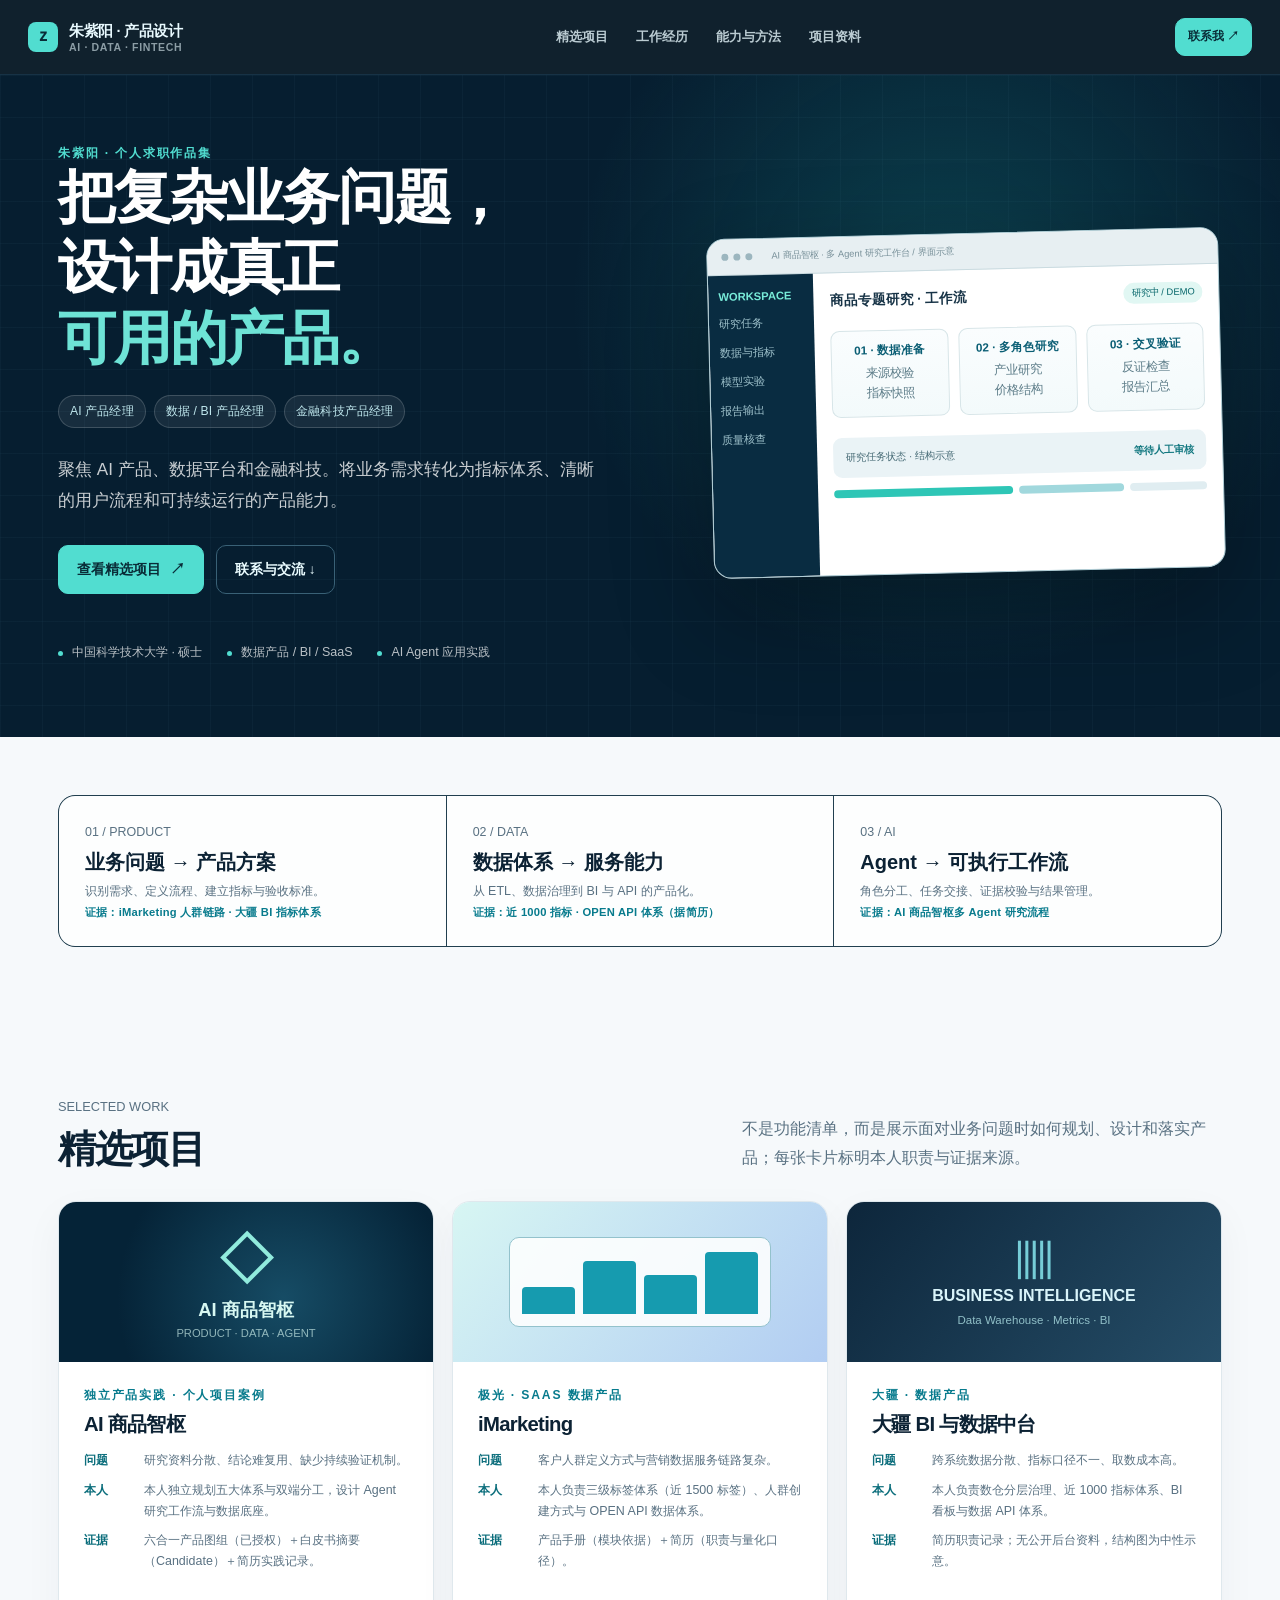
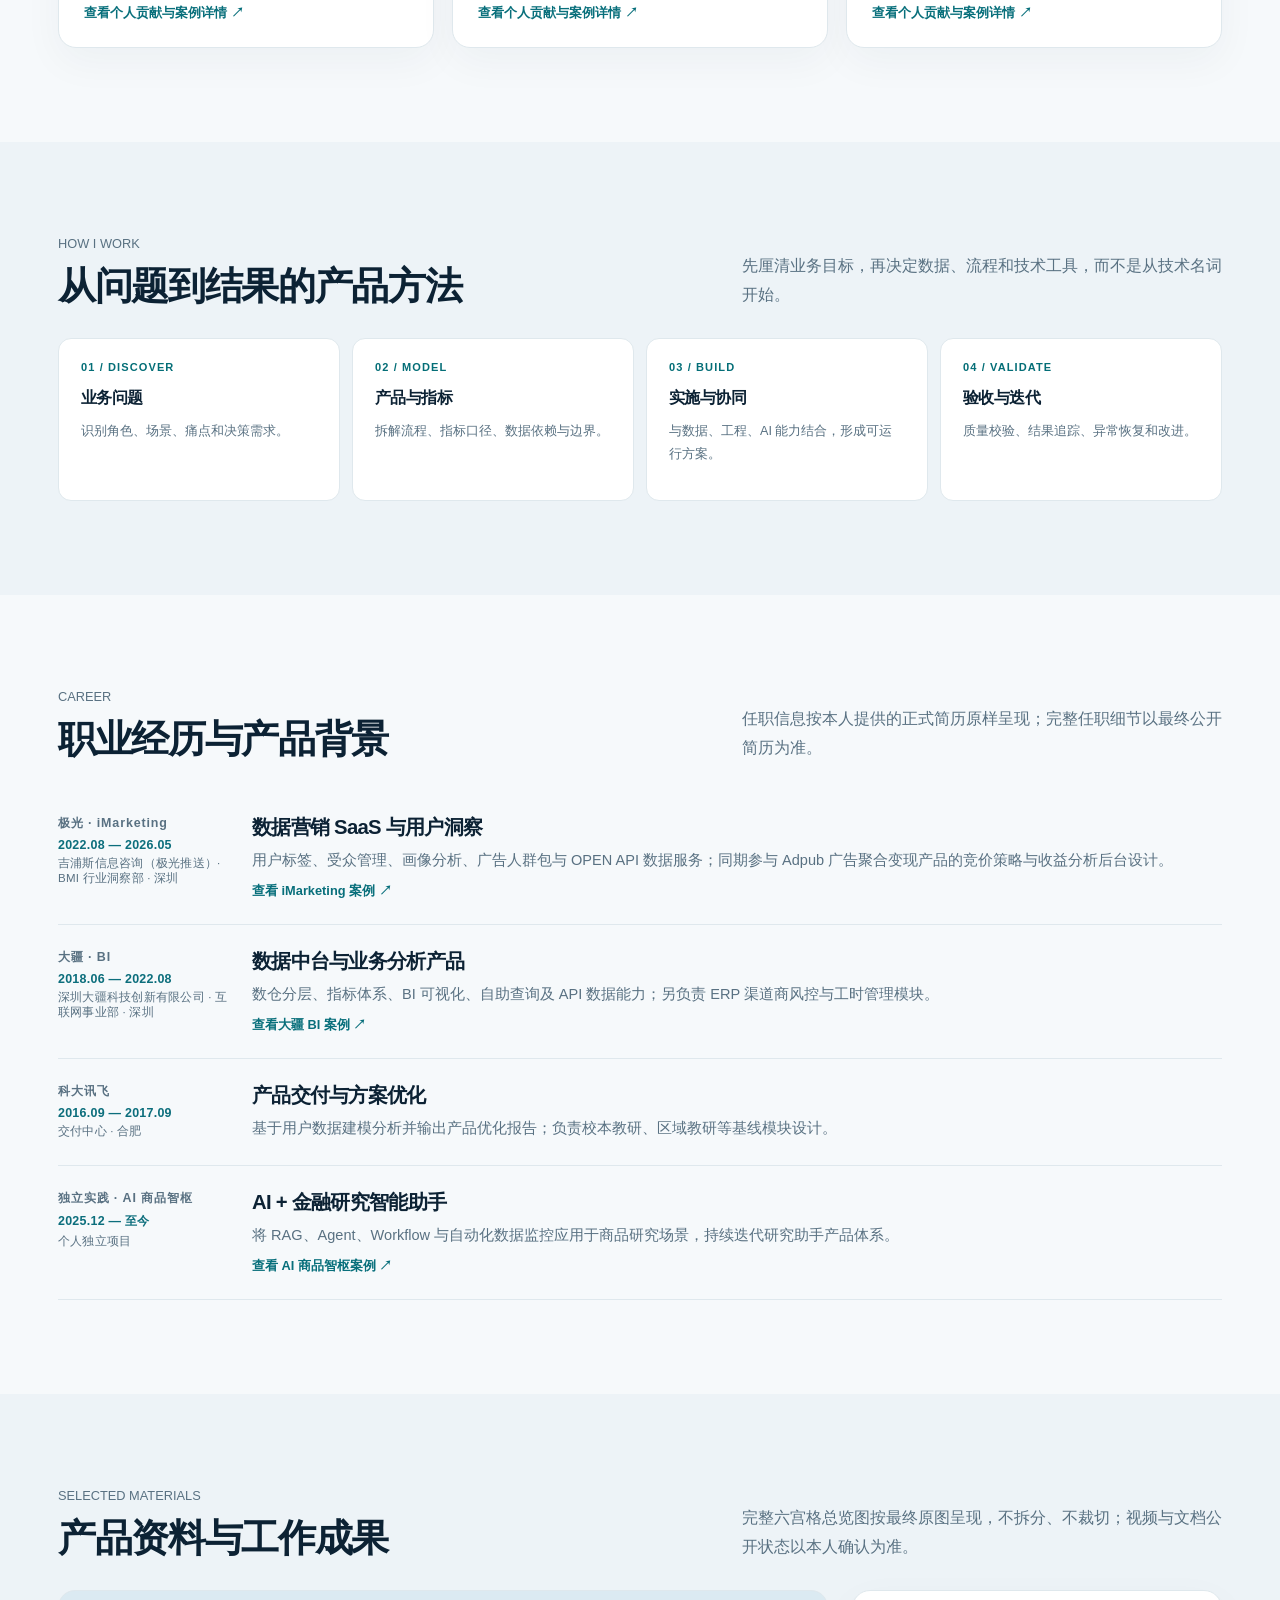
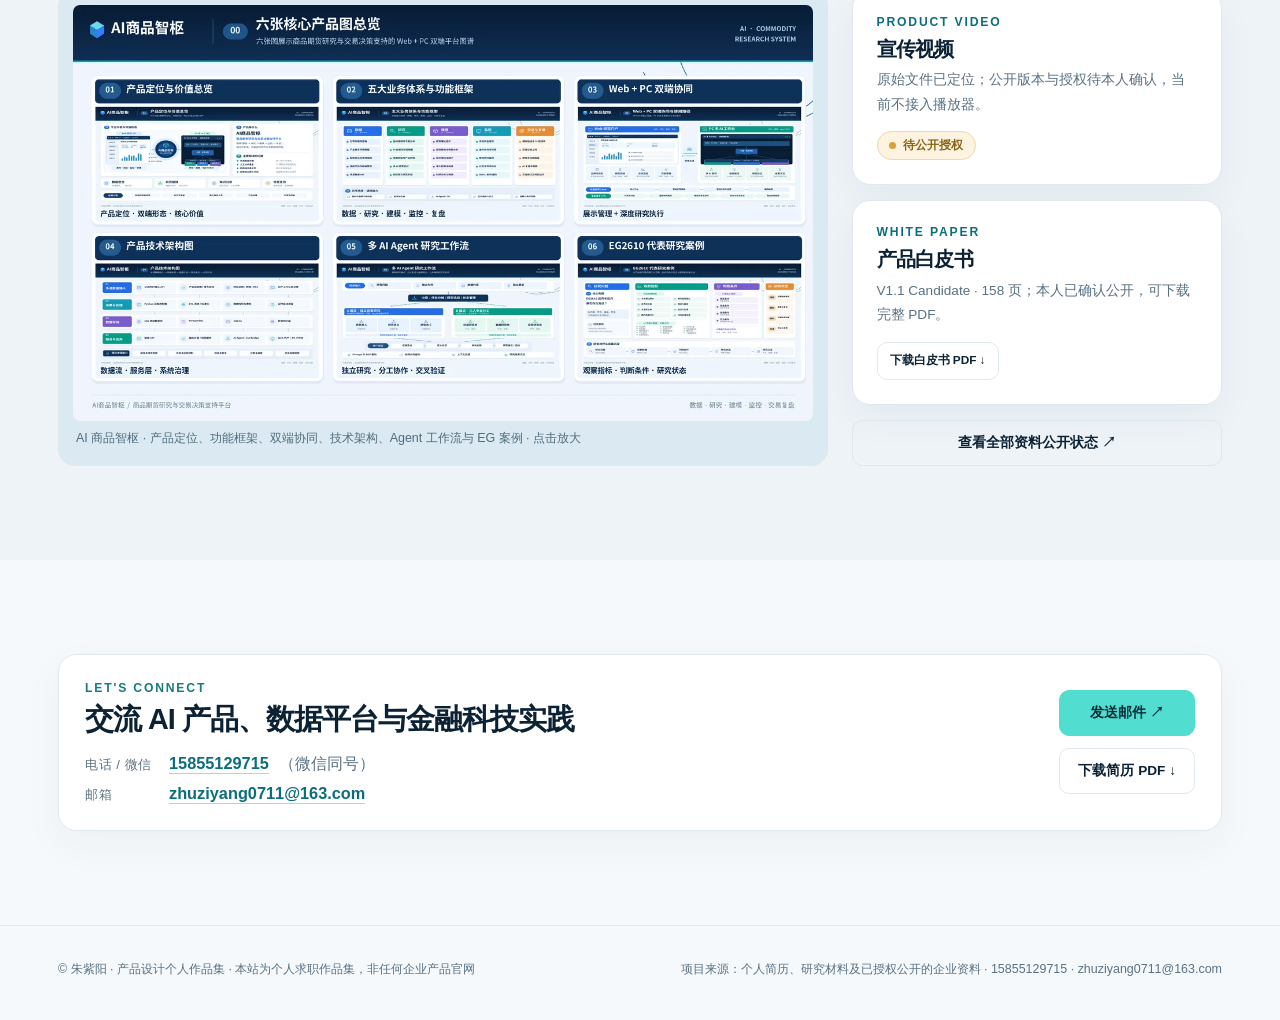
<file: index.html>
<!DOCTYPE html><html lang="zh-CN"> <head><meta charset="utf-8"><meta name="viewport" content="width=device-width, initial-scale=1"><meta name="color-scheme" content="light"><title>朱紫阳｜AI 与金融科技产品经理作品集</title><meta name="description" content="朱紫阳的个人求职作品集：AI 产品经理 / 数据产品经理 / 金融科技产品经理。以 AI 商品智枢、iMarketing、大疆 BI 三个真实案例呈现本人职责、关键设计与交付证据。"><link rel="canonical" href="https://jiedianyingpm-rt89s4wjukf.qoder.website/"><meta property="og:title" content="朱紫阳｜AI 与金融科技产品经理作品集"><meta property="og:description" content="朱紫阳的个人求职作品集：AI 产品经理 / 数据产品经理 / 金融科技产品经理。以 AI 商品智枢、iMarketing、大疆 BI 三个真实案例呈现本人职责、关键设计与交付证据。"><meta property="og:type" content="website"><meta property="og:locale" content="zh_CN"><meta property="og:site_name" content="朱紫阳 · 产品设计作品集"><meta property="og:url" content="https://jiedianyingpm-rt89s4wjukf.qoder.website/"><meta property="og:image" content="https://jiedianyingpm-rt89s4wjukf.qoder.website/img/00_%E5%85%AD%E5%BC%A0%E6%A0%B8%E5%BF%83%E4%BA%A7%E5%93%81%E5%9B%BE%E6%80%BB%E8%A7%88.png"><meta name="twitter:card" content="summary_large_image"><link rel="icon" type="image/svg+xml" href="/favicon.svg"><meta name="generator" content="Astro v5.18.2"><link rel="stylesheet" href="/_astro/index.D1_ONCXU.css"></head> <body> <a class="skip-link" href="#main">跳到主要内容</a> <header class="site-nav"> <div class="nav-inner"> <a class="logo" href="/"> <div class="logo-mark">Z</div> <div><span>朱紫阳 · 产品设计</span><small>AI · DATA · FINTECH</small></div> </a> <nav class="nav-links" id="site-menu" aria-label="主导航"> <a class href="/#projects">精选项目</a><a class href="/#experience">工作经历</a><a class href="/#method">能力与方法</a><a class href="/media/">项目资料</a> </nav> <div class="nav-actions"> <a class="btn btn-primary btn-sm" href="mailto:zhuziyang0711@163.com">联系我 ↗</a> <button aria-controls="site-menu" aria-expanded="false" aria-label="展开导航" class="menu-toggle" data-menu-toggle type="button">☰</button> </div> </div> </header> <main id="main">  <section class="hero"> <div class="wrapper hero-inner"> <div> <div class="eyebrow">朱紫阳 · 个人求职作品集</div> <h1>把复杂业务问题，<br>设计成真正<br><span class="hl">可用的产品。</span></h1> <div class="role-line" aria-label="求职方向"> <span class="chip">AI 产品经理</span> <span class="chip">数据 / BI 产品经理</span> <span class="chip">金融科技产品经理</span> </div> <p class="lead">聚焦 AI 产品、数据平台和金融科技。将业务需求转化为指标体系、清晰的用户流程和可持续运行的产品能力。</p> <div class="hero-actions"> <a class="btn btn-primary" href="#projects">查看精选项目 <span class="arrow">↗</span></a> <a class="btn btn-ghost" href="#contact">联系与交流 ↓</a> </div> <div class="hero-foot"> <span>中国科学技术大学 · 硕士</span> <span>数据产品 / BI / SaaS</span> <span>AI Agent 应用实践</span> </div> </div> <div aria-label="AI 研究工作台示意图，非真实产品截图" class="mock-browser"> <div class="browser-top"><i></i><i></i><i></i><em>AI 商品智枢 · 多 Agent 研究工作台 / 界面示意</em></div> <div class="mock-layout"> <aside class="mock-side"> <strong>WORKSPACE</strong> <span>研究任务</span><span>数据与指标</span><span>模型实验</span><span>报告输出</span><span>质量核查</span> </aside> <div class="mock-body"> <div class="mock-caption"><strong>商品专题研究 · 工作流</strong><span class="mock-tag">研究中 / DEMO</span></div> <div class="mock-workflow"> <div class="mock-agent"><b>01 · 数据准备</b><small>来源校验<br>指标快照</small></div> <div class="mock-agent"><b>02 · 多角色研究</b><small>产业研究<br>价格结构</small></div> <div class="mock-agent"><b>03 · 交叉验证</b><small>反证检查<br>报告汇总</small></div> </div> <div class="mock-progress"><span>研究任务状态 · 结构示意</span><b>等待人工审核</b></div> <div class="mock-bars" aria-hidden="true"><i></i><i></i><i></i></div> </div> </div> </div> </div> </section> <section class="section tight" aria-label="核心能力"> <div class="wrapper"> <div class="proof-band"> <div> <small>01 / PRODUCT</small> <strong>业务问题 → 产品方案</strong> <small>识别需求、定义流程、建立指标与验收标准。</small> <span class="proof-src">证据：iMarketing 人群链路 · 大疆 BI 指标体系</span> </div> <div> <small>02 / DATA</small> <strong>数据体系 → 服务能力</strong> <small>从 ETL、数据治理到 BI 与 API 的产品化。</small> <span class="proof-src">证据：近 1000 指标 · OPEN API 体系（据简历）</span> </div> <div> <small>03 / AI</small> <strong>Agent → 可执行工作流</strong> <small>角色分工、任务交接、证据校验与结果管理。</small> <span class="proof-src">证据：AI 商品智枢多 Agent 研究流程</span> </div> </div> </div> </section> <section class="section" id="projects"> <div class="wrapper"> <div class="section-heading"> <div><div class="kicker">SELECTED WORK</div><h2>精选项目</h2></div> <p class="muted">不是功能清单，而是展示面对业务问题时如何规划、设计和落实产品；每张卡片标明本人职责与证据来源。</p> </div> <div class="grid cols3 project-grid"> <article class="card"> <a href="/projects/ai-commodity/"> <span class="sr-only">AI 商品智枢 案例封面，查看案例详情</span> <div class="card-cover cover-ai"> <div style="text-align:center;color:#d7f8f2"> <div class="cover-icon">◇</div> <strong style="font-size:1.15rem">AI 商品智枢</strong> <div style="font-size:.7rem;opacity:.65;margin-top:5px">PRODUCT · DATA · AGENT</div> </div>   </div> </a> <div class="card-content"> <div class="eyebrow">独立产品实践 · 个人项目案例</div> <h3>AI 商品智枢</h3> <dl class="card-evidence"> <div><dt>问题</dt><dd>研究资料分散、结论难复用、缺少持续验证机制。</dd></div> <div><dt>本人</dt><dd>本人独立规划五大体系与双端分工，设计 Agent 研究工作流与数据底座。</dd></div> <div><dt>证据</dt><dd>六合一产品图组（已授权）＋白皮书摘要（Candidate）＋简历实践记录。</dd></div> </dl> <a class="inline-link" href="/projects/ai-commodity/">查看个人贡献与案例详情 ↗</a> </div> </article><article class="card"> <a href="/projects/imarketing/"> <span class="sr-only">iMarketing 案例封面，查看案例详情</span> <div class="card-cover cover-im">  <div class="cover-mini-ui" aria-hidden="true"> <span style="height:42%"></span><span style="height:83%"></span><span style="height:60%"></span><span style="height:96%"></span> </div>  </div> </a> <div class="card-content"> <div class="eyebrow">极光 · SaaS 数据产品</div> <h3>iMarketing</h3> <dl class="card-evidence"> <div><dt>问题</dt><dd>客户人群定义方式与营销数据服务链路复杂。</dd></div> <div><dt>本人</dt><dd>本人负责三级标签体系（近 1500 标签）、人群创建方式与 OPEN API 数据体系。</dd></div> <div><dt>证据</dt><dd>产品手册（模块依据）＋简历（职责与量化口径）。</dd></div> </dl> <a class="inline-link" href="/projects/imarketing/">查看个人贡献与案例详情 ↗</a> </div> </article><article class="card"> <a href="/projects/dji-bi/"> <span class="sr-only">大疆 BI 与数据中台 案例封面，查看案例详情</span> <div class="card-cover cover-dji">   <div style="text-align:center"> <div class="cover-icon" style="font-size:2.3rem;color:#76cdd7">▥</div> <b style="color:#d9f4fa">BUSINESS INTELLIGENCE</b> <div style="margin-top:9px;font-size:.72rem;color:#90bfc7">Data Warehouse · Metrics · BI</div> </div> </div> </a> <div class="card-content"> <div class="eyebrow">大疆 · 数据产品</div> <h3>大疆 BI 与数据中台</h3> <dl class="card-evidence"> <div><dt>问题</dt><dd>跨系统数据分散、指标口径不一、取数成本高。</dd></div> <div><dt>本人</dt><dd>本人负责数仓分层治理、近 1000 指标体系、BI 看板与数据 API 体系。</dd></div> <div><dt>证据</dt><dd>简历职责记录；无公开后台资料，结构图为中性示意。</dd></div> </dl> <a class="inline-link" href="/projects/dji-bi/">查看个人贡献与案例详情 ↗</a> </div> </article> </div> </div> </section> <section class="section section-alt" id="method"> <div class="wrapper"> <div class="section-heading"> <div><div class="kicker">HOW I WORK</div><h2>从问题到结果的产品方法</h2></div> <p class="muted">先厘清业务目标，再决定数据、流程和技术工具，而不是从技术名词开始。</p> </div> <div class="step-flow"> <div class="flow-step"><span>01 / DISCOVER</span><h3>业务问题</h3><p>识别角色、场景、痛点和决策需求。</p></div> <div class="flow-step"><span>02 / MODEL</span><h3>产品与指标</h3><p>拆解流程、指标口径、数据依赖与边界。</p></div> <div class="flow-step"><span>03 / BUILD</span><h3>实施与协同</h3><p>与数据、工程、AI 能力结合，形成可运行方案。</p></div> <div class="flow-step"><span>04 / VALIDATE</span><h3>验收与迭代</h3><p>质量校验、结果追踪、异常恢复和改进。</p></div> </div> </div> </section> <section class="section" id="experience"> <div class="wrapper"> <div class="section-heading"> <div><div class="kicker">CAREER</div><h2>职业经历与产品背景</h2></div> <p class="muted">任职信息按本人提供的正式简历原样呈现；完整任职细节以最终公开简历为准。</p> </div> <div class="timeline"> <span> 极光 · iMarketing <span class="period">2022.08 — 2026.05</span> <span class="org-detail">吉浦斯信息咨询（极光推送）· BMI 行业洞察部 · 深圳</span> </span> <div> <h3>数据营销 SaaS 与用户洞察</h3> <p>用户标签、受众管理、画像分析、广告人群包与 OPEN API 数据服务；同期参与 Adpub 广告聚合变现产品的竞价策略与收益分析后台设计。</p> <a class="case-link" href="/projects/imarketing/">查看 iMarketing 案例 ↗</a> </div> </div><div class="timeline"> <span> 大疆 · BI <span class="period">2018.06 — 2022.08</span> <span class="org-detail">深圳大疆科技创新有限公司 · 互联网事业部 · 深圳</span> </span> <div> <h3>数据中台与业务分析产品</h3> <p>数仓分层、指标体系、BI 可视化、自助查询及 API 数据能力；另负责 ERP 渠道商风控与工时管理模块。</p> <a class="case-link" href="/projects/dji-bi/">查看大疆 BI 案例 ↗</a> </div> </div><div class="timeline"> <span> 科大讯飞 <span class="period">2016.09 — 2017.09</span> <span class="org-detail">交付中心 · 合肥</span> </span> <div> <h3>产品交付与方案优化</h3> <p>基于用户数据建模分析并输出产品优化报告；负责校本教研、区域教研等基线模块设计。</p>  </div> </div><div class="timeline"> <span> 独立实践 · AI 商品智枢 <span class="period">2025.12 — 至今</span> <span class="org-detail">个人独立项目</span> </span> <div> <h3>AI + 金融研究智能助手</h3> <p>将 RAG、Agent、Workflow 与自动化数据监控应用于商品研究场景，持续迭代研究助手产品体系。</p> <a class="case-link" href="/projects/ai-commodity/">查看 AI 商品智枢案例 ↗</a> </div> </div> </div> </section> <section class="section section-alt" id="materials"> <div class="wrapper"> <div class="section-heading"> <div><div class="kicker">SELECTED MATERIALS</div><h2>产品资料与工作成果</h2></div> <p class="muted">完整六宫格总览图按最终原图呈现，不拆分、不裁切；视频与文档公开状态以本人确认为准。</p> </div> <div class="media-split"> <div class="media-image"> <button class="image-zoom-trigger" type="button" data-zoom-src="/img/00_六张核心产品图总览.png" data-zoom-alt="AI 商品智枢六张核心产品图完整总览：产品定位、五大业务体系、Web+PC 双端协同、技术架构、多 Agent 研究工作流与 EG2610 研究案例" data-zoom-caption="AI 商品智枢 · 产品定位、功能框架、双端协同、技术架构、Agent 工作流与 EG 案例（完整原图）" aria-label="放大查看原图：AI 商品智枢六张核心产品图完整总览：产品定位、五大业务体系、Web+PC 双端协同、技术架构、多 Agent 研究工作流与 EG2610 研究案例"> <img src="/img/00_六张核心产品图总览_preview.webp" alt="AI 商品智枢六张核心产品图完整总览：产品定位、五大业务体系、Web+PC 双端协同、技术架构、多 Agent 研究工作流与 EG2610 研究案例" width="1280" height="720" loading="lazy" decoding="async"> </button> <small>AI 商品智枢 · 产品定位、功能框架、双端协同、技术架构、Agent 工作流与 EG 案例 · 点击放大</small> </div> <div class="media-info"> <div class="card"> <div class="eyebrow" style="color:#0c6e7c">PRODUCT VIDEO</div> <h3 style="margin-top:8px">宣传视频</h3> <p>原始文件已定位；公开版本与授权待本人确认，当前不接入播放器。</p> <span class="status-badge pending" style="margin-top:14px">待公开授权</span> </div> <div class="card"> <div class="eyebrow" style="color:#0c6e7c">WHITE PAPER</div> <h3 style="margin-top:8px">产品白皮书</h3> <p>V1.1 Candidate · 158 页；本人已确认公开，可下载完整 PDF。</p> <a class="btn btn-ghost btn-sm" style="margin-top:14px" href="/docs/whitepaper.pdf" download>下载白皮书 PDF ↓</a> </div> <a class="btn btn-ghost" href="/media/">查看全部资料公开状态 ↗</a> </div> </div> </div> </section> <section class="section" id="contact"> <div class="wrapper"> <div class="card pad contact-band"> <div class="contact-intro"> <div class="eyebrow">LET'S CONNECT</div> <h2>交流 AI 产品、数据平台与金融科技实践</h2> <ul class="contact-list"> <li> <span class="contact-label">电话 / 微信</span> <a href="tel:15855129715">15855129715</a> <span class="muted">（微信同号）</span> </li> <li> <span class="contact-label">邮箱</span> <a href="mailto:zhuziyang0711@163.com">zhuziyang0711@163.com</a> </li> </ul> </div> <div class="contact-actions"> <a class="btn btn-primary" href="mailto:zhuziyang0711@163.com">发送邮件 ↗</a> <a class="btn btn-ghost" href="/docs/resume.pdf" download>下载简历 PDF ↓</a> </div> </div> </div> </section>  </main> <footer class="footer"> <div class="wrapper footer-inner"> <div>© 朱紫阳 · 产品设计个人作品集 <span class="muted">· 本站为个人求职作品集，非任何企业产品官网</span></div> <div>
项目来源：个人简历、研究材料及已授权公开的企业资料 ·
<a href="tel:15855129715">15855129715</a> · <a href="mailto:zhuziyang0711@163.com">zhuziyang0711@163.com</a>  </div> </div> </footer> <dialog class="lightbox" id="image-lightbox" aria-label="完整图像预览"> <button class="lightbox-close" aria-label="关闭图像预览" data-lightbox-close type="button">×</button> <figure class="lightbox-figure"> <img alt=""> <figcaption></figcaption> </figure> </dialog> <script type="module">const n=document.querySelector("[data-menu-toggle]"),o=document.getElementById("site-menu"),s=e=>{!n||!o||(o.classList.toggle("open",e),n.setAttribute("aria-expanded",String(e)),n.setAttribute("aria-label",e?"收起导航":"展开导航"))};n?.addEventListener("click",()=>{s(n.getAttribute("aria-expanded")!=="true")});o?.querySelectorAll("a").forEach(e=>e.addEventListener("click",()=>s(!1)));document.addEventListener("keydown",e=>{e.key==="Escape"&&o?.classList.contains("open")&&(s(!1),n?.focus())});const t=document.getElementById("image-lightbox"),c=t?.querySelector("img"),r=t?.querySelector("figcaption");document.querySelectorAll("[data-zoom-src]").forEach(e=>{e.addEventListener("click",()=>{!t||!c||(c.src=e.dataset.zoomSrc??"",c.alt=e.dataset.zoomAlt??"",r&&(r.textContent=e.dataset.zoomCaption??""),t.showModal())})});t?.querySelector("[data-lightbox-close]")?.addEventListener("click",()=>t.close());t?.addEventListener("click",e=>{e.target===t&&t.close()});t?.addEventListener("keydown",e=>{if(e.key!=="Tab")return;const a=Array.from(t.querySelectorAll('button, [href], [tabindex]:not([tabindex="-1"])')).filter(d=>!d.hasAttribute("disabled"));if(a.length===0){e.preventDefault();return}const i=a[0],l=a[a.length-1];e.shiftKey&&document.activeElement===i?(e.preventDefault(),l.focus()):!e.shiftKey&&document.activeElement===l?(e.preventDefault(),i.focus()):t.contains(document.activeElement)||(e.preventDefault(),i.focus())});</script> </body> </html> <script type="module">(function(){var i=location.pathname;if(!(i==="/"||i==="/index.html")){var e=["/media/","/projects/ai-commodity/","/projects/imarketing/","/projects/dji-bi/"];e.indexOf(i)!==-1?location.replace(i+"index.html"):i!=="/404.html"&&location.replace("/404.html")}})();</script>
</file>
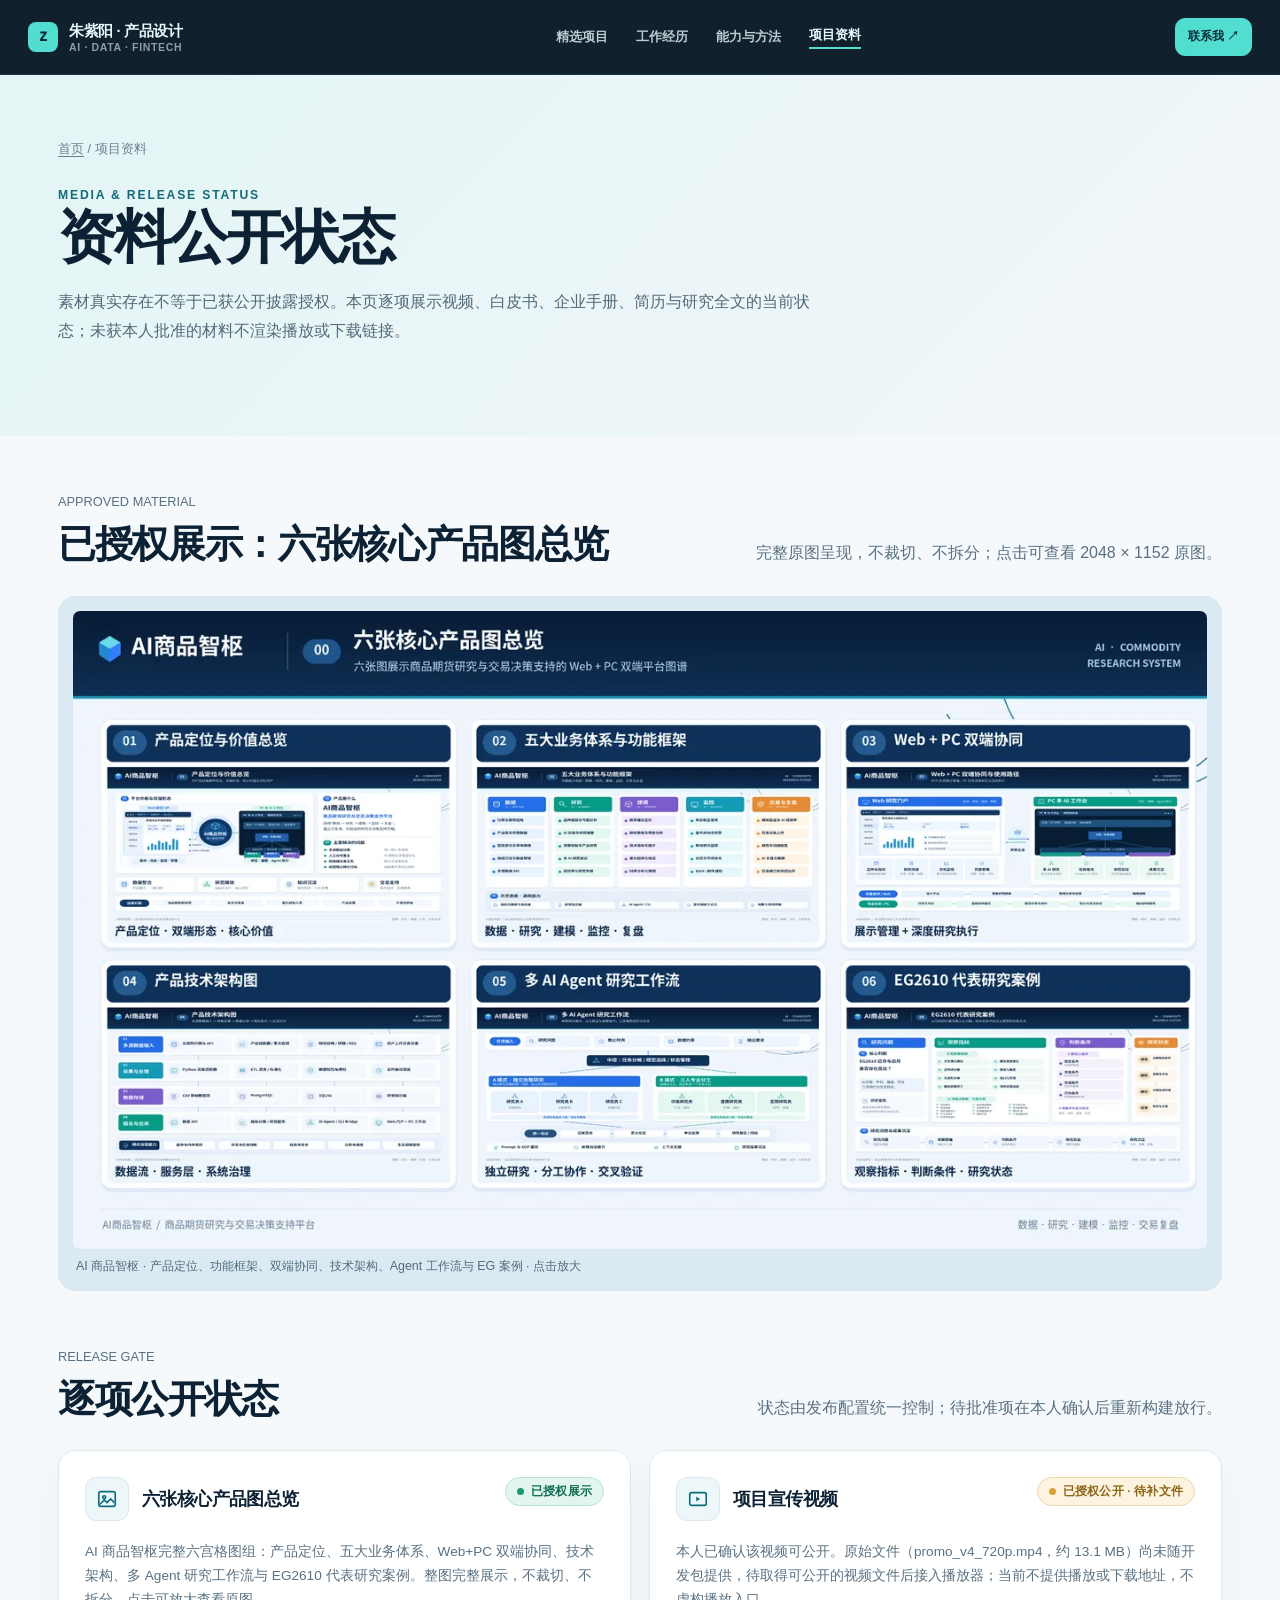
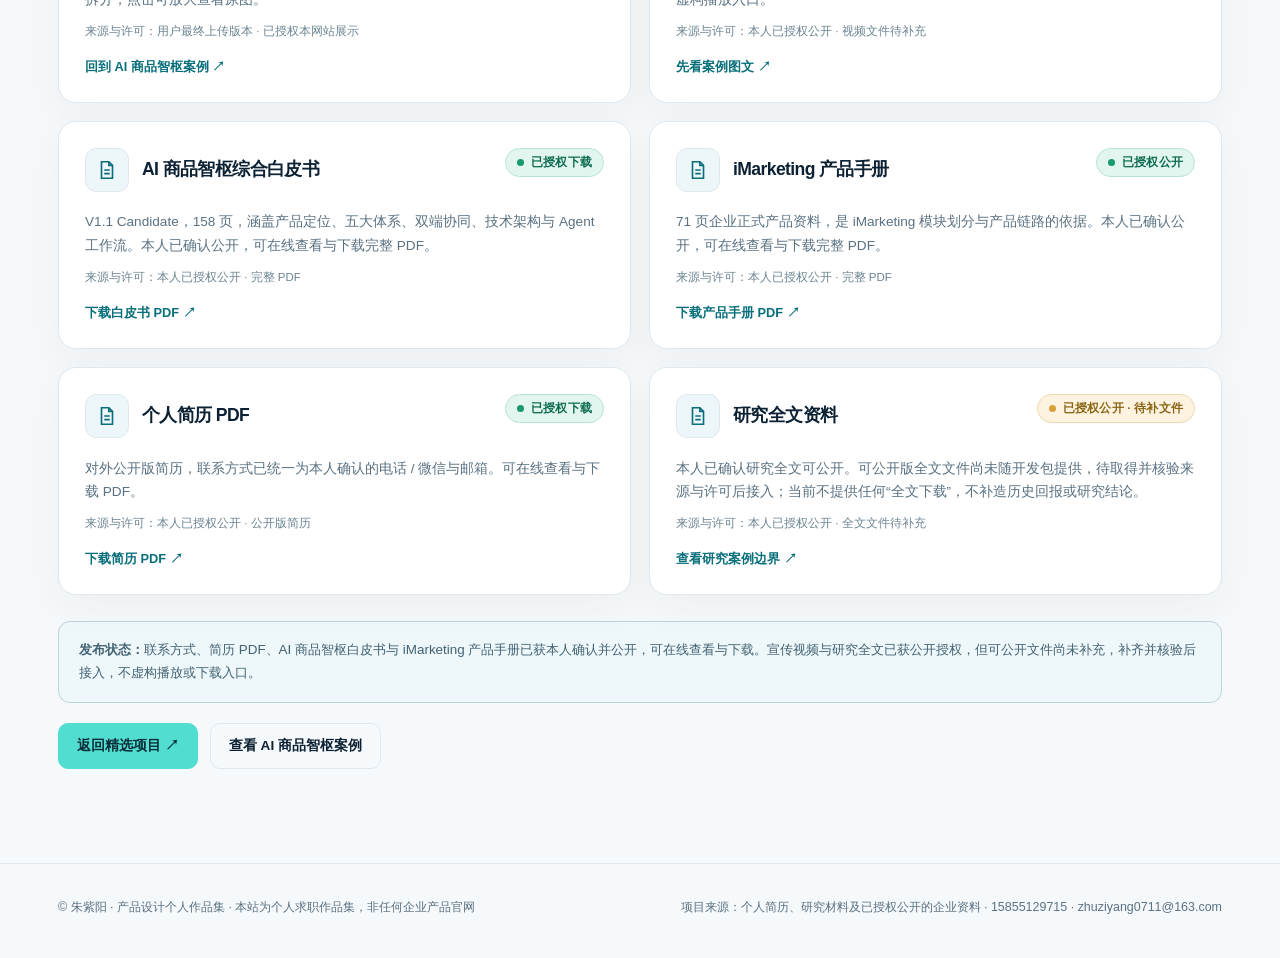
<file: media/index.html>
<!DOCTYPE html><html lang="zh-CN"> <head><meta charset="utf-8"><meta name="viewport" content="width=device-width, initial-scale=1"><meta name="color-scheme" content="light"><title>资料公开状态｜朱紫阳产品设计作品集</title><meta name="description" content="宣传视频、产品白皮书、企业手册、简历与研究全文的真实公开状态：已授权素材完整展示，未授权材料只显示状态说明，不提供虚构链接与下载。"><link rel="canonical" href="https://jiedianyingpm-rt89s4wjukf.qoder.website/media/"><meta property="og:title" content="资料公开状态｜朱紫阳产品设计作品集"><meta property="og:description" content="宣传视频、产品白皮书、企业手册、简历与研究全文的真实公开状态：已授权素材完整展示，未授权材料只显示状态说明，不提供虚构链接与下载。"><meta property="og:type" content="website"><meta property="og:locale" content="zh_CN"><meta property="og:site_name" content="朱紫阳 · 产品设计作品集"><meta property="og:url" content="https://jiedianyingpm-rt89s4wjukf.qoder.website/media/"><meta property="og:image" content="https://jiedianyingpm-rt89s4wjukf.qoder.website/img/00_%E5%85%AD%E5%BC%A0%E6%A0%B8%E5%BF%83%E4%BA%A7%E5%93%81%E5%9B%BE%E6%80%BB%E8%A7%88.png"><meta name="twitter:card" content="summary_large_image"><link rel="icon" type="image/svg+xml" href="/favicon.svg"><meta name="generator" content="Astro v5.18.2"><link rel="stylesheet" href="/_astro/index.D1_ONCXU.css"></head> <body> <a class="skip-link" href="#main">跳到主要内容</a> <header class="site-nav"> <div class="nav-inner"> <a class="logo" href="/"> <div class="logo-mark">Z</div> <div><span>朱紫阳 · 产品设计</span><small>AI · DATA · FINTECH</small></div> </a> <nav class="nav-links" id="site-menu" aria-label="主导航"> <a class href="/#projects">精选项目</a><a class href="/#experience">工作经历</a><a class href="/#method">能力与方法</a><a class="active" href="/media/" aria-current="page">项目资料</a> </nav> <div class="nav-actions"> <a class="btn btn-primary btn-sm" href="mailto:zhuziyang0711@163.com">联系我 ↗</a> <button aria-controls="site-menu" aria-expanded="false" aria-label="展开导航" class="menu-toggle" data-menu-toggle type="button">☰</button> </div> </div> </header> <main id="main">  <section class="light-hero"> <div class="wrapper"> <div class="breadcrumb"><a href="/">首页</a> / 项目资料</div> <div class="eyebrow" style="color:#126b7b">MEDIA & RELEASE STATUS</div> <h1>资料公开状态</h1> <p>素材真实存在不等于已获公开披露授权。本页逐项展示视频、白皮书、企业手册、简历与研究全文的当前状态；未获本人批准的材料不渲染播放或下载链接。</p> </div> </section> <section class="section tight"> <div class="wrapper"> <div class="section-heading"> <div><div class="kicker">APPROVED MATERIAL</div><h2>已授权展示：六张核心产品图总览</h2></div> <p class="muted">完整原图呈现，不裁切、不拆分；点击可查看 2048 × 1152 原图。</p> </div> <div class="media-image"> <button class="image-zoom-trigger" type="button" data-zoom-src="/img/00_六张核心产品图总览.png" data-zoom-alt="AI 商品智枢六张核心产品图完整总览：产品定位、五大业务体系、Web+PC 双端协同、技术架构、多 Agent 研究工作流与 EG2610 研究案例" data-zoom-caption="AI 商品智枢 · 六张核心产品图完整总览（原图 2048 × 1152）" aria-label="放大查看原图：AI 商品智枢六张核心产品图完整总览：产品定位、五大业务体系、Web+PC 双端协同、技术架构、多 Agent 研究工作流与 EG2610 研究案例"> <img src="/img/00_六张核心产品图总览_preview.webp" alt="AI 商品智枢六张核心产品图完整总览：产品定位、五大业务体系、Web+PC 双端协同、技术架构、多 Agent 研究工作流与 EG2610 研究案例" width="1280" height="720" loading="lazy" decoding="async"> </button> <small>AI 商品智枢 · 产品定位、功能框架、双端协同、技术架构、Agent 工作流与 EG 案例 · 点击放大</small> </div> </div> </section><section class="section" style="padding-top:0"> <div class="wrapper"> <div class="section-heading"> <div><div class="kicker">RELEASE GATE</div><h2>逐项公开状态</h2></div> <p class="muted">状态由发布配置统一控制；待批准项在本人确认后重新构建放行。</p> </div> <div class="grid cols2"> <article class="card pad media-status-card"> <div class="card-head"> <div style="display:flex;align-items:center;gap:13px"> <span class="media-kind" aria-hidden="true">   <svg viewBox="0 0 24 24" fill="none" stroke="currentColor" stroke-width="1.8"><rect x="3" y="4" width="18" height="16" rx="2"></rect><circle cx="9" cy="10" r="1.6"></circle><path d="M4 18l5-5 3 3 4-4 4 4"></path></svg> </span> <h3>六张核心产品图总览</h3> </div> <span class="status-badge approved">已授权展示</span> </div> <p>AI 商品智枢完整六宫格图组：产品定位、五大业务体系、Web+PC 双端协同、技术架构、多 Agent 研究工作流与 EG2610 代表研究案例。整图完整展示，不裁切、不拆分，点击可放大查看原图。</p> <div class="source">来源与许可：用户最终上传版本 · 已授权本网站展示</div> <a class="inline-link" href="/projects/ai-commodity/">回到 AI 商品智枢案例 ↗</a> </article><article class="card pad media-status-card"> <div class="card-head"> <div style="display:flex;align-items:center;gap:13px"> <span class="media-kind" aria-hidden="true"> <svg viewBox="0 0 24 24" fill="none" stroke="currentColor" stroke-width="1.8"><rect x="3" y="5" width="18" height="14" rx="2"></rect><path d="M10 9.5v5l4.5-2.5z" fill="currentColor" stroke="none"></path></svg>   </span> <h3>项目宣传视频</h3> </div> <span class="status-badge pending">已授权公开 · 待补文件</span> </div> <p>本人已确认该视频可公开。原始文件（promo_v4_720p.mp4，约 13.1 MB）尚未随开发包提供，待取得可公开的视频文件后接入播放器；当前不提供播放或下载地址，不虚构播放入口。</p> <div class="source">来源与许可：本人已授权公开 · 视频文件待补充</div> <a class="inline-link" href="/projects/ai-commodity/">先看案例图文 ↗</a> </article><article class="card pad media-status-card"> <div class="card-head"> <div style="display:flex;align-items:center;gap:13px"> <span class="media-kind" aria-hidden="true">  <svg viewBox="0 0 24 24" fill="none" stroke="currentColor" stroke-width="1.8"><path d="M6 3h8l4 4v14H6z"></path><path d="M14 3v4h4M9 12h6M9 16h6"></path></svg>  </span> <h3>AI 商品智枢综合白皮书</h3> </div> <span class="status-badge approved">已授权下载</span> </div> <p>V1.1 Candidate，158 页，涵盖产品定位、五大体系、双端协同、技术架构与 Agent 工作流。本人已确认公开，可在线查看与下载完整 PDF。</p> <div class="source">来源与许可：本人已授权公开 · 完整 PDF</div> <a class="inline-link" href="/docs/whitepaper.pdf">下载白皮书 PDF ↗</a> </article><article class="card pad media-status-card"> <div class="card-head"> <div style="display:flex;align-items:center;gap:13px"> <span class="media-kind" aria-hidden="true">  <svg viewBox="0 0 24 24" fill="none" stroke="currentColor" stroke-width="1.8"><path d="M6 3h8l4 4v14H6z"></path><path d="M14 3v4h4M9 12h6M9 16h6"></path></svg>  </span> <h3>iMarketing 产品手册</h3> </div> <span class="status-badge approved">已授权公开</span> </div> <p>71 页企业正式产品资料，是 iMarketing 模块划分与产品链路的依据。本人已确认公开，可在线查看与下载完整 PDF。</p> <div class="source">来源与许可：本人已授权公开 · 完整 PDF</div> <a class="inline-link" href="/docs/imarketing.pdf">下载产品手册 PDF ↗</a> </article><article class="card pad media-status-card"> <div class="card-head"> <div style="display:flex;align-items:center;gap:13px"> <span class="media-kind" aria-hidden="true">  <svg viewBox="0 0 24 24" fill="none" stroke="currentColor" stroke-width="1.8"><path d="M6 3h8l4 4v14H6z"></path><path d="M14 3v4h4M9 12h6M9 16h6"></path></svg>  </span> <h3>个人简历 PDF</h3> </div> <span class="status-badge approved">已授权下载</span> </div> <p>对外公开版简历，联系方式已统一为本人确认的电话 / 微信与邮箱。可在线查看与下载 PDF。</p> <div class="source">来源与许可：本人已授权公开 · 公开版简历</div> <a class="inline-link" href="/docs/resume.pdf">下载简历 PDF ↗</a> </article><article class="card pad media-status-card"> <div class="card-head"> <div style="display:flex;align-items:center;gap:13px"> <span class="media-kind" aria-hidden="true">  <svg viewBox="0 0 24 24" fill="none" stroke="currentColor" stroke-width="1.8"><path d="M6 3h8l4 4v14H6z"></path><path d="M14 3v4h4M9 12h6M9 16h6"></path></svg>  </span> <h3>研究全文资料</h3> </div> <span class="status-badge pending">已授权公开 · 待补文件</span> </div> <p>本人已确认研究全文可公开。可公开版全文文件尚未随开发包提供，待取得并核验来源与许可后接入；当前不提供任何“全文下载”，不补造历史回报或研究结论。</p> <div class="source">来源与许可：本人已授权公开 · 全文文件待补充</div> <a class="inline-link" href="/projects/ai-commodity/">查看研究案例边界 ↗</a> </article> </div> <div class="notice" style="margin-top:26px"> <strong>发布状态：</strong>联系方式、简历 PDF、AI 商品智枢白皮书与 iMarketing 产品手册已获本人确认并公开，可在线查看与下载。宣传视频与研究全文已获公开授权，但可公开文件尚未补充，补齐并核验后接入，不虚构播放或下载入口。
</div> <div style="margin-top:20px;display:flex;gap:12px;flex-wrap:wrap"> <a class="btn btn-primary" href="/#projects">返回精选项目 ↗</a> <a class="btn btn-ghost" href="/projects/ai-commodity/">查看 AI 商品智枢案例</a> </div> </div> </section>  </main> <footer class="footer"> <div class="wrapper footer-inner"> <div>© 朱紫阳 · 产品设计个人作品集 <span class="muted">· 本站为个人求职作品集，非任何企业产品官网</span></div> <div>
项目来源：个人简历、研究材料及已授权公开的企业资料 ·
<a href="tel:15855129715">15855129715</a> · <a href="mailto:zhuziyang0711@163.com">zhuziyang0711@163.com</a>  </div> </div> </footer> <dialog class="lightbox" id="image-lightbox" aria-label="完整图像预览"> <button class="lightbox-close" aria-label="关闭图像预览" data-lightbox-close type="button">×</button> <figure class="lightbox-figure"> <img alt=""> <figcaption></figcaption> </figure> </dialog> <script type="module">const n=document.querySelector("[data-menu-toggle]"),o=document.getElementById("site-menu"),s=e=>{!n||!o||(o.classList.toggle("open",e),n.setAttribute("aria-expanded",String(e)),n.setAttribute("aria-label",e?"收起导航":"展开导航"))};n?.addEventListener("click",()=>{s(n.getAttribute("aria-expanded")!=="true")});o?.querySelectorAll("a").forEach(e=>e.addEventListener("click",()=>s(!1)));document.addEventListener("keydown",e=>{e.key==="Escape"&&o?.classList.contains("open")&&(s(!1),n?.focus())});const t=document.getElementById("image-lightbox"),c=t?.querySelector("img"),r=t?.querySelector("figcaption");document.querySelectorAll("[data-zoom-src]").forEach(e=>{e.addEventListener("click",()=>{!t||!c||(c.src=e.dataset.zoomSrc??"",c.alt=e.dataset.zoomAlt??"",r&&(r.textContent=e.dataset.zoomCaption??""),t.showModal())})});t?.querySelector("[data-lightbox-close]")?.addEventListener("click",()=>t.close());t?.addEventListener("click",e=>{e.target===t&&t.close()});t?.addEventListener("keydown",e=>{if(e.key!=="Tab")return;const a=Array.from(t.querySelectorAll('button, [href], [tabindex]:not([tabindex="-1"])')).filter(d=>!d.hasAttribute("disabled"));if(a.length===0){e.preventDefault();return}const i=a[0],l=a[a.length-1];e.shiftKey&&document.activeElement===i?(e.preventDefault(),l.focus()):!e.shiftKey&&document.activeElement===l?(e.preventDefault(),i.focus()):t.contains(document.activeElement)||(e.preventDefault(),i.focus())});</script> </body> </html>
</file>
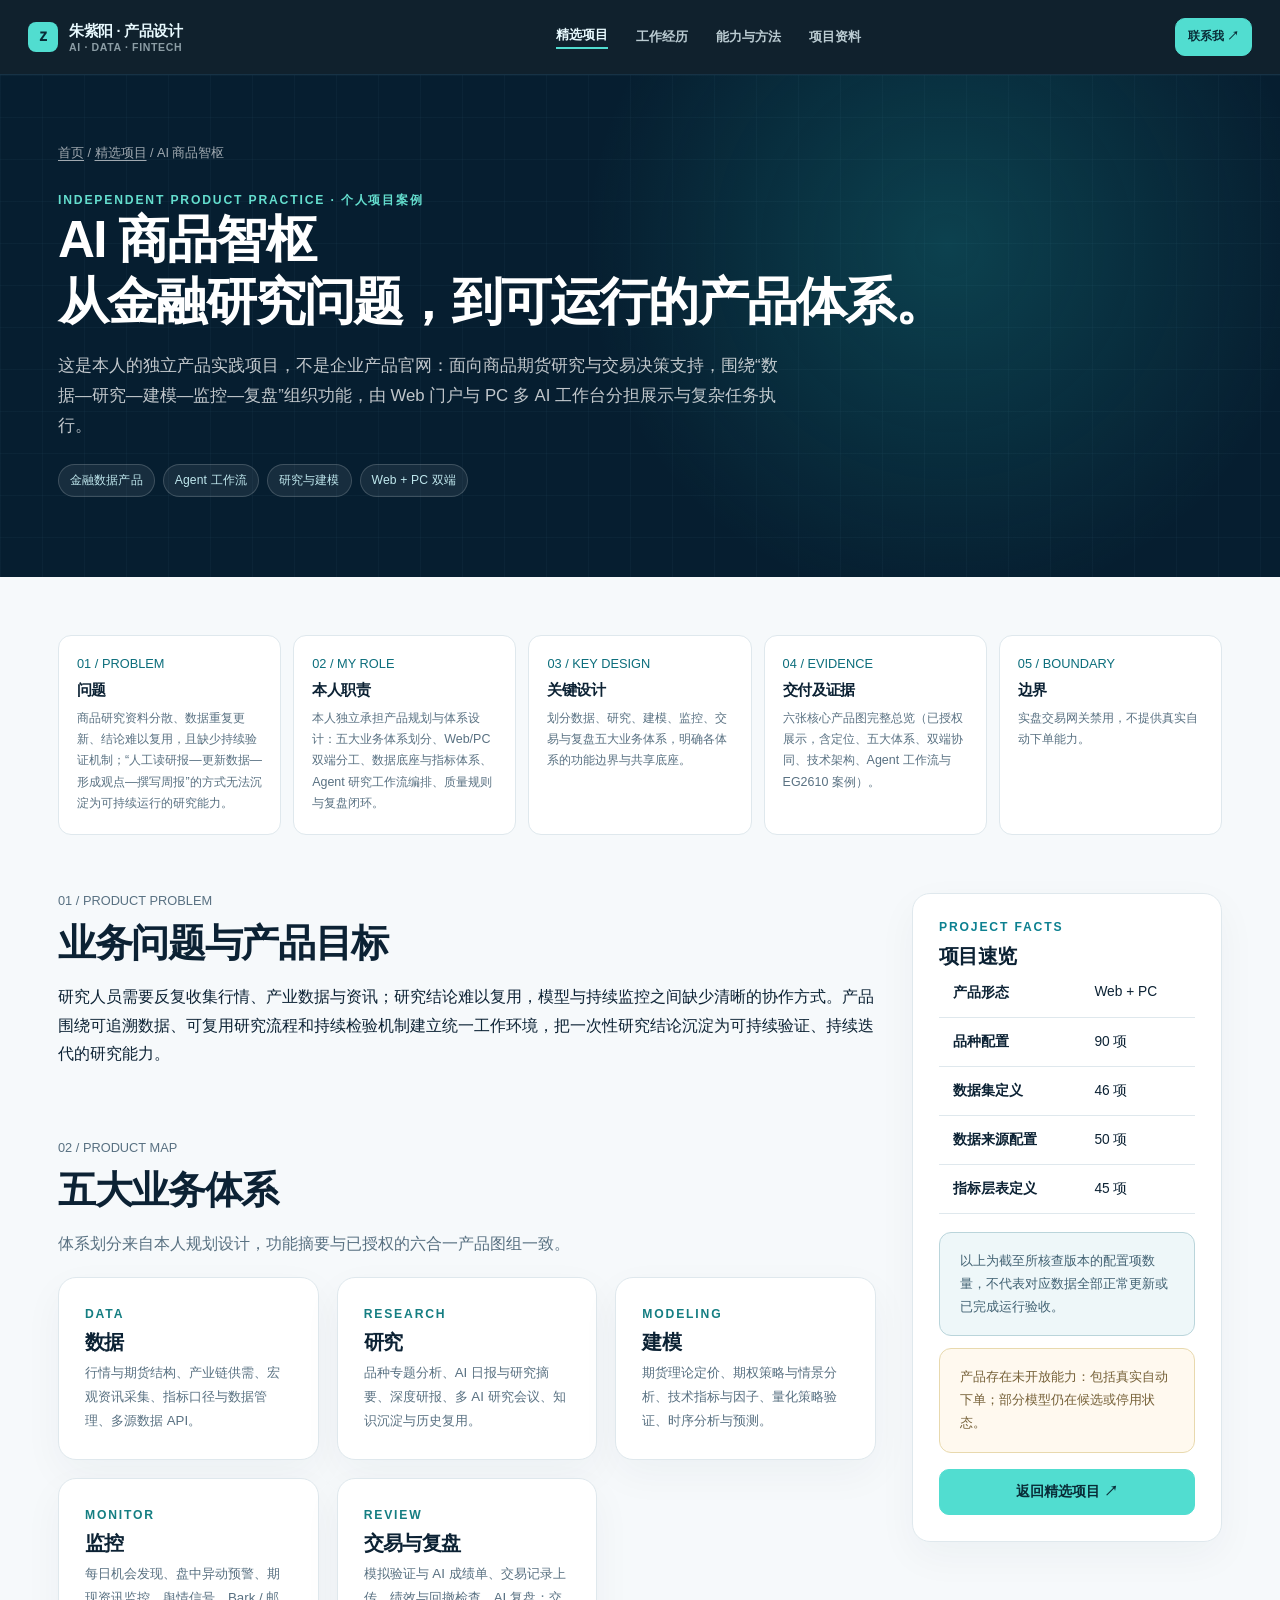
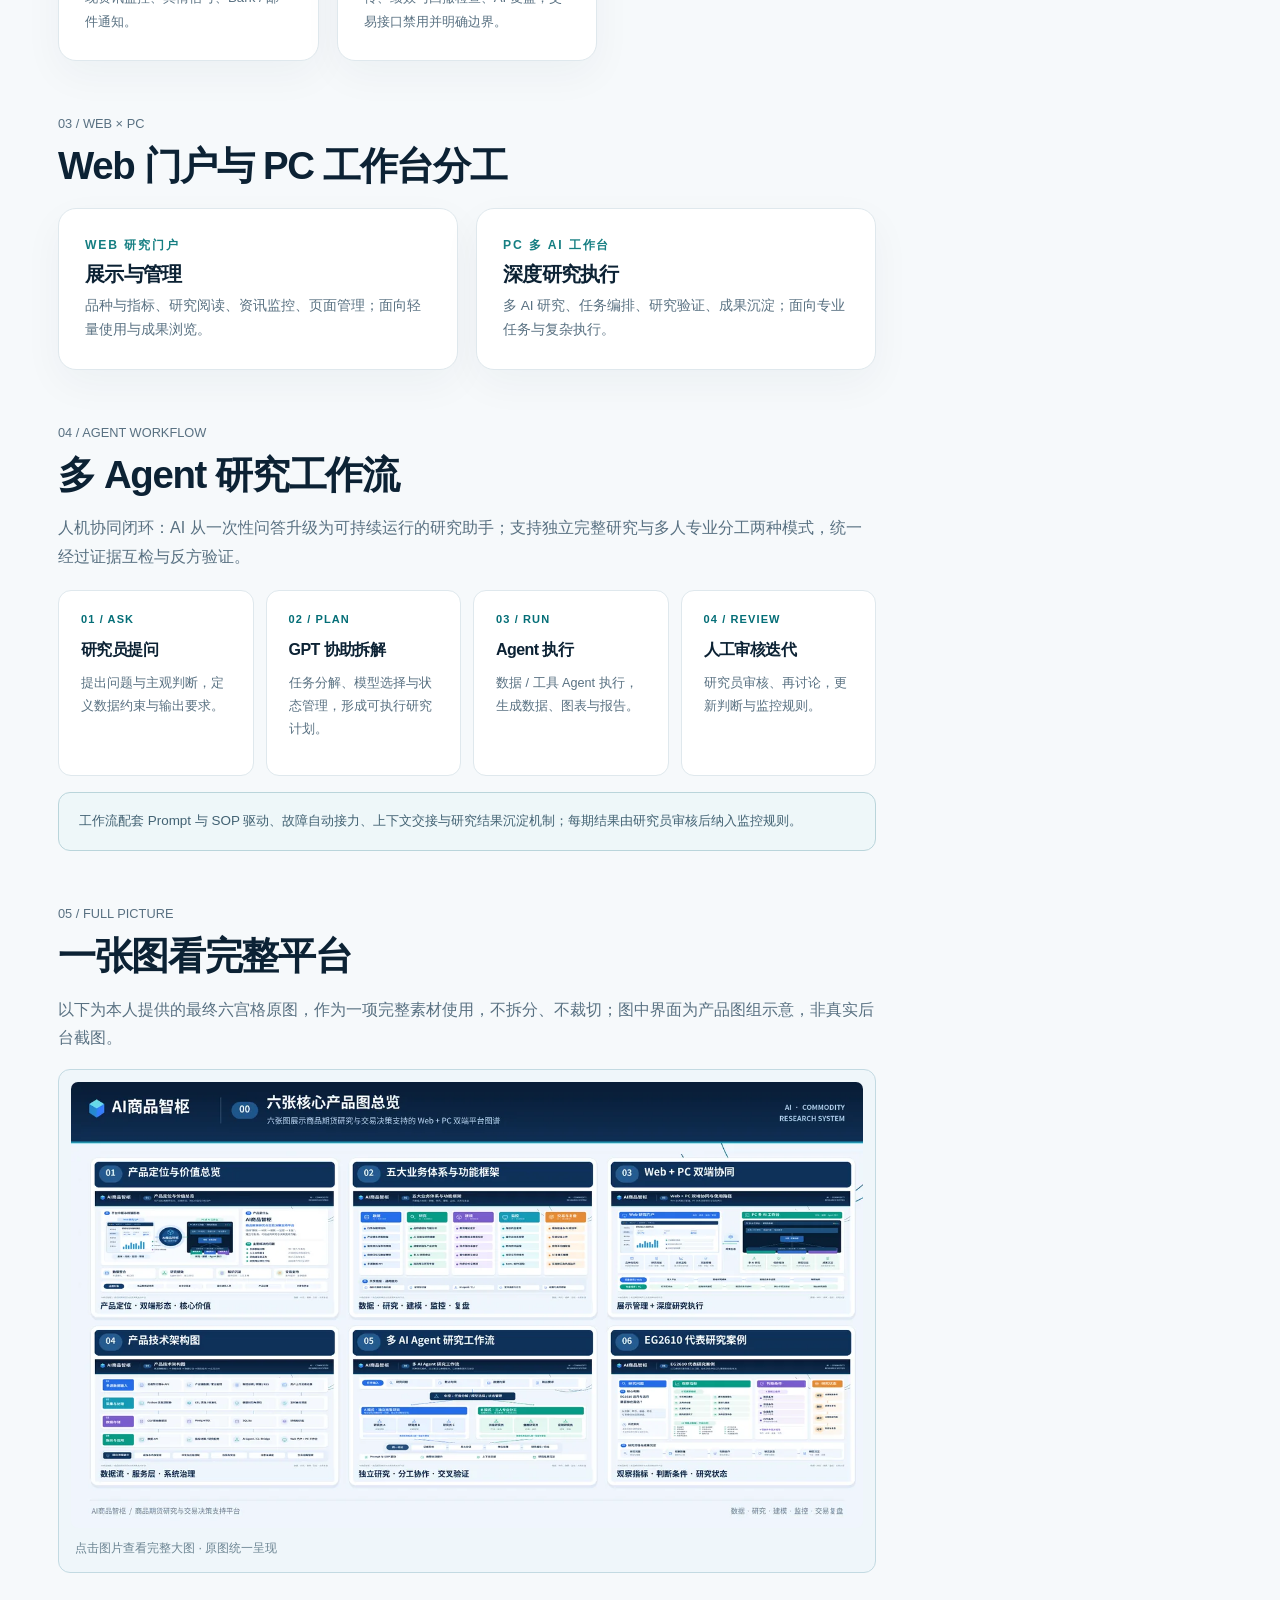
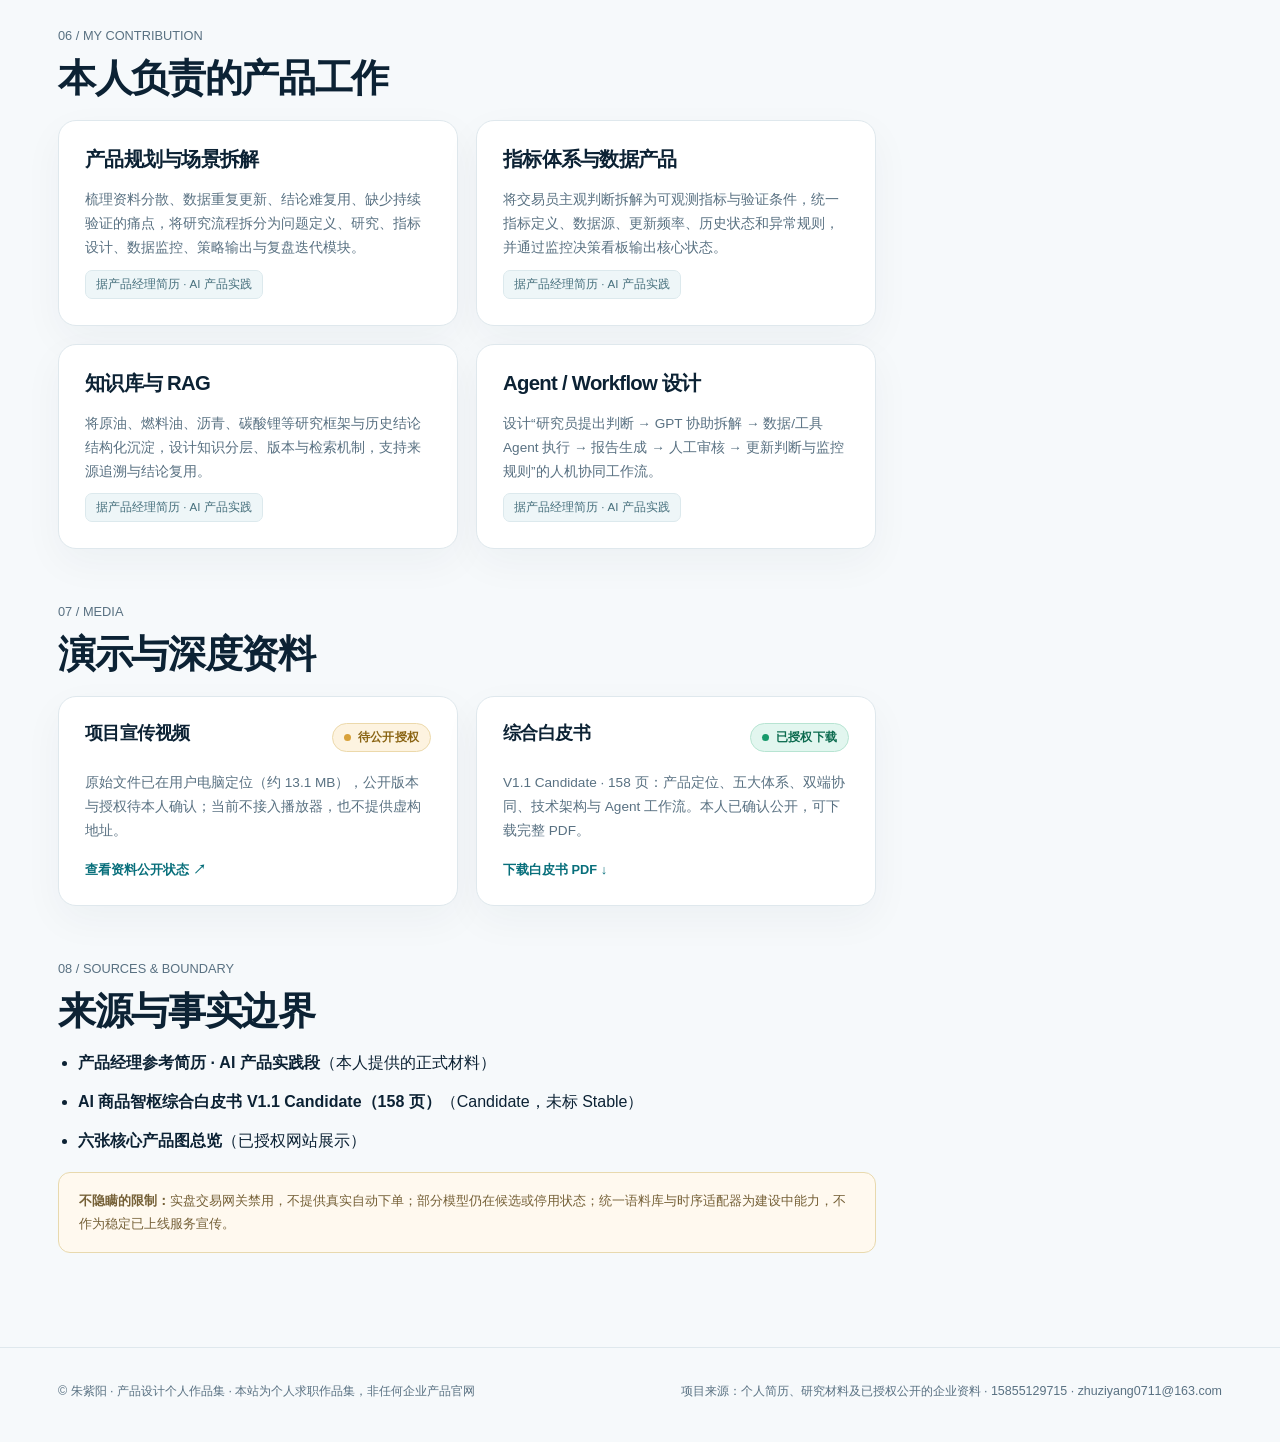
<file: projects/ai-commodity/index.html>
<!DOCTYPE html><html lang="zh-CN"> <head><meta charset="utf-8"><meta name="viewport" content="width=device-width, initial-scale=1"><meta name="color-scheme" content="light"><title>AI 商品智枢｜个人项目案例 · 朱紫阳产品设计作品集</title><meta name="description" content="AI 商品智枢个人独立项目案例：本人规划五大业务体系、Web/PC 双端分工、数据底座与多 Agent 研究工作流；含配置口径、实盘禁用与模型待验边界。"><link rel="canonical" href="https://jiedianyingpm-rt89s4wjukf.qoder.website/projects/ai-commodity/"><meta property="og:title" content="AI 商品智枢｜个人项目案例 · 朱紫阳产品设计作品集"><meta property="og:description" content="AI 商品智枢个人独立项目案例：本人规划五大业务体系、Web/PC 双端分工、数据底座与多 Agent 研究工作流；含配置口径、实盘禁用与模型待验边界。"><meta property="og:type" content="article"><meta property="og:locale" content="zh_CN"><meta property="og:site_name" content="朱紫阳 · 产品设计作品集"><meta property="og:url" content="https://jiedianyingpm-rt89s4wjukf.qoder.website/projects/ai-commodity/"><meta property="og:image" content="https://jiedianyingpm-rt89s4wjukf.qoder.website/img/00_%E5%85%AD%E5%BC%A0%E6%A0%B8%E5%BF%83%E4%BA%A7%E5%93%81%E5%9B%BE%E6%80%BB%E8%A7%88.png"><meta name="twitter:card" content="summary_large_image"><link rel="icon" type="image/svg+xml" href="/favicon.svg"><meta name="generator" content="Astro v5.18.2"><link rel="stylesheet" href="/_astro/index.D1_ONCXU.css"></head> <body> <a class="skip-link" href="#main">跳到主要内容</a> <header class="site-nav"> <div class="nav-inner"> <a class="logo" href="/"> <div class="logo-mark">Z</div> <div><span>朱紫阳 · 产品设计</span><small>AI · DATA · FINTECH</small></div> </a> <nav class="nav-links" id="site-menu" aria-label="主导航"> <a class="active" href="/#projects" aria-current="page">精选项目</a><a class href="/#experience">工作经历</a><a class href="/#method">能力与方法</a><a class href="/media/">项目资料</a> </nav> <div class="nav-actions"> <a class="btn btn-primary btn-sm" href="mailto:zhuziyang0711@163.com">联系我 ↗</a> <button aria-controls="site-menu" aria-expanded="false" aria-label="展开导航" class="menu-toggle" data-menu-toggle type="button">☰</button> </div> </div> </header> <main id="main">  <section class="detail-hero"> <div class="wrapper"> <div class="breadcrumb"><a href="/">首页</a> / <a href="/#projects">精选项目</a> / AI 商品智枢</div> <div class="eyebrow" style="color:#64dece">INDEPENDENT PRODUCT PRACTICE · 个人项目案例</div> <h1>AI 商品智枢<br>从金融研究问题，到可运行的产品体系。</h1> <p>这是本人的独立产品实践项目，不是企业产品官网：面向商品期货研究与交易决策支持，围绕“数据—研究—建模—监控—复盘”组织功能，由 Web 门户与 PC 多 AI 工作台分担展示与复杂任务执行。</p> <div class="chips"> <span class="chip">金融数据产品</span><span class="chip">Agent 工作流</span><span class="chip">研究与建模</span><span class="chip">Web + PC 双端</span> </div> </div> </section> <section class="section tight"> <div class="wrapper"> <div class="evidence-grid" aria-label="案例证据总览"> <div class="evidence-cell"> <div class="kicker">01 / PROBLEM</div> <h3>问题</h3> <p>商品研究资料分散、数据重复更新、结论难以复用，且缺少持续验证机制；“人工读研报—更新数据—形成观点—撰写周报”的方式无法沉淀为可持续运行的研究能力。</p> </div><div class="evidence-cell"> <div class="kicker">02 / MY ROLE</div> <h3>本人职责</h3> <p>本人独立承担产品规划与体系设计：五大业务体系划分、Web/PC 双端分工、数据底座与指标体系、Agent 研究工作流编排、质量规则与复盘闭环。</p> </div><div class="evidence-cell"> <div class="kicker">03 / KEY DESIGN</div> <h3>关键设计</h3> <p>划分数据、研究、建模、监控、交易与复盘五大业务体系，明确各体系的功能边界与共享底座。</p> </div><div class="evidence-cell"> <div class="kicker">04 / EVIDENCE</div> <h3>交付及证据</h3> <p>六张核心产品图完整总览（已授权展示，含定位、五大体系、双端协同、技术架构、Agent 工作流与 EG2610 案例）。</p> </div><div class="evidence-cell"> <div class="kicker">05 / BOUNDARY</div> <h3>边界</h3> <p>实盘交易网关禁用，不提供真实自动下单能力。</p> </div> </div> </div> </section> <section class="section" style="padding-top:0"> <div class="wrapper detail-layout"> <div class="stack" style="gap:55px"> <div> <div class="kicker">01 / PRODUCT PROBLEM</div> <h2>业务问题与产品目标</h2> <p>研究人员需要反复收集行情、产业数据与资讯；研究结论难以复用，模型与持续监控之间缺少清晰的协作方式。产品围绕可追溯数据、可复用研究流程和持续检验机制建立统一工作环境，把一次性研究结论沉淀为可持续验证、持续迭代的研究能力。</p> </div> <div> <div class="kicker">02 / PRODUCT MAP</div> <h2>五大业务体系</h2> <p class="muted">体系划分来自本人规划设计，功能摘要与已授权的六合一产品图组一致。</p> <div class="grid cols3" style="margin-top:18px"> <div class="card pad"> <small class="eyebrow" style="color:#157e82">DATA</small> <h3 style="margin-top:8px">数据</h3> <p style="font-size:.83rem;color:var(--fg-muted)">行情与期货结构、产业链供需、宏观资讯采集、指标口径与数据管理、多源数据 API。</p> </div><div class="card pad"> <small class="eyebrow" style="color:#157e82">RESEARCH</small> <h3 style="margin-top:8px">研究</h3> <p style="font-size:.83rem;color:var(--fg-muted)">品种专题分析、AI 日报与研究摘要、深度研报、多 AI 研究会议、知识沉淀与历史复用。</p> </div><div class="card pad"> <small class="eyebrow" style="color:#157e82">MODELING</small> <h3 style="margin-top:8px">建模</h3> <p style="font-size:.83rem;color:var(--fg-muted)">期货理论定价、期权策略与情景分析、技术指标与因子、量化策略验证、时序分析与预测。</p> </div><div class="card pad"> <small class="eyebrow" style="color:#157e82">MONITOR</small> <h3 style="margin-top:8px">监控</h3> <p style="font-size:.83rem;color:var(--fg-muted)">每日机会发现、盘中异动预警、期现资讯监控、舆情信号、Bark / 邮件通知。</p> </div><div class="card pad"> <small class="eyebrow" style="color:#157e82">REVIEW</small> <h3 style="margin-top:8px">交易与复盘</h3> <p style="font-size:.83rem;color:var(--fg-muted)">模拟验证与 AI 成绩单、交易记录上传、绩效与回撤检查、AI 复盘；交易接口禁用并明确边界。</p> </div> </div> </div> <div> <div class="kicker">03 / WEB × PC</div> <h2>Web 门户与 PC 工作台分工</h2> <div class="grid cols2" style="margin-top:18px"> <div class="card pad"> <small class="eyebrow" style="color:#157e82">WEB 研究门户</small> <h3 style="margin-top:8px">展示与管理</h3> <p style="font-size:.85rem;color:var(--fg-muted)">品种与指标、研究阅读、资讯监控、页面管理；面向轻量使用与成果浏览。</p> </div> <div class="card pad"> <small class="eyebrow" style="color:#157e82">PC 多 AI 工作台</small> <h3 style="margin-top:8px">深度研究执行</h3> <p style="font-size:.85rem;color:var(--fg-muted)">多 AI 研究、任务编排、研究验证、成果沉淀；面向专业任务与复杂执行。</p> </div> </div> </div> <div> <div class="kicker">04 / AGENT WORKFLOW</div> <h2>多 Agent 研究工作流</h2> <p class="muted">人机协同闭环：AI 从一次性问答升级为可持续运行的研究助手；支持独立完整研究与多人专业分工两种模式，统一经过证据互检与反方验证。</p> <div class="step-flow" style="margin-top:18px"> <div class="flow-step"><span>01 / ASK</span><h3>研究员提问</h3><p>提出问题与主观判断，定义数据约束与输出要求。</p></div><div class="flow-step"><span>02 / PLAN</span><h3>GPT 协助拆解</h3><p>任务分解、模型选择与状态管理，形成可执行研究计划。</p></div><div class="flow-step"><span>03 / RUN</span><h3>Agent 执行</h3><p>数据 / 工具 Agent 执行，生成数据、图表与报告。</p></div><div class="flow-step"><span>04 / REVIEW</span><h3>人工审核迭代</h3><p>研究员审核、再讨论，更新判断与监控规则。</p></div> </div> <div class="notice" style="margin-top:16px">工作流配套 Prompt 与 SOP 驱动、故障自动接力、上下文交接与研究结果沉淀机制；每期结果由研究员审核后纳入监控规则。</div> </div> <div> <div class="kicker">05 / FULL PICTURE</div> <h2>一张图看完整平台</h2> <p class="muted">以下为本人提供的最终六宫格原图，作为一项完整素材使用，不拆分、不裁切；图中界面为产品图组示意，非真实后台截图。</p> <div class="reference-image" style="margin-top:16px"> <button class="image-zoom-trigger" type="button" data-zoom-src="/img/00_六张核心产品图总览.png" data-zoom-alt="AI 商品智枢六张核心产品图完整总览：产品定位、五大业务体系、Web+PC 双端协同、技术架构、多 Agent 研究工作流与 EG2610 研究案例" data-zoom-caption="AI 商品智枢 · 六张核心产品图完整总览（原图 2048 × 1152）" aria-label="放大查看原图：AI 商品智枢六张核心产品图完整总览：产品定位、五大业务体系、Web+PC 双端协同、技术架构、多 Agent 研究工作流与 EG2610 研究案例"> <img src="/img/00_六张核心产品图总览_preview.webp" alt="AI 商品智枢六张核心产品图完整总览：产品定位、五大业务体系、Web+PC 双端协同、技术架构、多 Agent 研究工作流与 EG2610 研究案例" width="1280" height="720" loading="lazy" decoding="async"> </button> <small>点击图片查看完整大图 · 原图统一呈现</small> </div> </div> <div> <div class="kicker">06 / MY CONTRIBUTION</div> <h2>本人负责的产品工作</h2> <div class="grid cols2" style="margin-top:18px"> <div class="card pad contrib-card"> <h3>产品规划与场景拆解</h3> <p>梳理资料分散、数据重复更新、结论难复用、缺少持续验证的痛点，将研究流程拆分为问题定义、研究、指标设计、数据监控、策略输出与复盘迭代模块。</p> <span class="tag">据产品经理简历 · AI 产品实践</span> </div><div class="card pad contrib-card"> <h3>指标体系与数据产品</h3> <p>将交易员主观判断拆解为可观测指标与验证条件，统一指标定义、数据源、更新频率、历史状态和异常规则，并通过监控决策看板输出核心状态。</p> <span class="tag">据产品经理简历 · AI 产品实践</span> </div><div class="card pad contrib-card"> <h3>知识库与 RAG</h3> <p>将原油、燃料油、沥青、碳酸锂等研究框架与历史结论结构化沉淀，设计知识分层、版本与检索机制，支持来源追溯与结论复用。</p> <span class="tag">据产品经理简历 · AI 产品实践</span> </div><div class="card pad contrib-card"> <h3>Agent / Workflow 设计</h3> <p>设计“研究员提出判断 → GPT 协助拆解 → 数据/工具 Agent 执行 → 报告生成 → 人工审核 → 更新判断与监控规则”的人机协同工作流。</p> <span class="tag">据产品经理简历 · AI 产品实践</span> </div> </div> </div> <div> <div class="kicker">07 / MEDIA</div> <h2>演示与深度资料</h2> <div class="grid cols2" style="margin-top:18px"> <div class="card pad media-status-card"> <div class="card-head"><h3>项目宣传视频</h3><span class="status-badge pending">待公开授权</span></div> <p>原始文件已在用户电脑定位（约 13.1 MB），公开版本与授权待本人确认；当前不接入播放器，也不提供虚构地址。</p> <a class="inline-link" href="/media/">查看资料公开状态 ↗</a> </div> <div class="card pad media-status-card"> <div class="card-head"><h3>综合白皮书</h3><span class="status-badge approved">已授权下载</span></div> <p>V1.1 Candidate · 158 页：产品定位、五大体系、双端协同、技术架构与 Agent 工作流。本人已确认公开，可下载完整 PDF。</p> <a class="inline-link" href="/docs/whitepaper.pdf" download>下载白皮书 PDF ↓</a> </div> </div> </div> <div> <div class="kicker">08 / SOURCES & BOUNDARY</div> <h2>来源与事实边界</h2> <ul class="note-list" style="margin-top:14px"> <li><strong>产品经理参考简历 · AI 产品实践段</strong>（本人提供的正式材料）</li><li><strong>AI 商品智枢综合白皮书 V1.1 Candidate（158 页）</strong>（Candidate，未标 Stable）</li><li><strong>六张核心产品图总览</strong>（已授权网站展示）</li> </ul> <div class="notice warn" style="margin-top:16px"> <strong>不隐瞒的限制：</strong>实盘交易网关禁用，不提供真实自动下单；部分模型仍在候选或停用状态；统一语料库与时序适配器为建设中能力，不作为稳定已上线服务宣传。
</div> </div> </div> <aside> <div class="card pad sidebar-sticky"> <div class="eyebrow" style="color:#0c8090">PROJECT FACTS</div> <h3 style="margin-top:10px">项目速览</h3> <table class="note-table"> <tbody> <tr><td>产品形态</td><td>Web + PC</td></tr> <tr><td>品种配置</td><td>90 项</td></tr> <tr><td>数据集定义</td><td>46 项</td></tr> <tr><td>数据来源配置</td><td>50 项</td></tr> <tr><td>指标层表定义</td><td>45 项</td></tr> </tbody> </table> <div class="notice" style="margin-top:18px">以上为截至所核查版本的配置项数量，不代表对应数据全部正常更新或已完成运行验收。</div> <div class="notice warn" style="margin-top:12px">产品存在未开放能力：包括真实自动下单；部分模型仍在候选或停用状态。</div> <a class="btn btn-primary" href="/#projects" style="margin-top:16px;width:100%">返回精选项目 ↗</a> </div> </aside> </div> </section>  </main> <footer class="footer"> <div class="wrapper footer-inner"> <div>© 朱紫阳 · 产品设计个人作品集 <span class="muted">· 本站为个人求职作品集，非任何企业产品官网</span></div> <div>
项目来源：个人简历、研究材料及已授权公开的企业资料 ·
<a href="tel:15855129715">15855129715</a> · <a href="mailto:zhuziyang0711@163.com">zhuziyang0711@163.com</a>  </div> </div> </footer> <dialog class="lightbox" id="image-lightbox" aria-label="完整图像预览"> <button class="lightbox-close" aria-label="关闭图像预览" data-lightbox-close type="button">×</button> <figure class="lightbox-figure"> <img alt=""> <figcaption></figcaption> </figure> </dialog> <script type="module">const n=document.querySelector("[data-menu-toggle]"),o=document.getElementById("site-menu"),s=e=>{!n||!o||(o.classList.toggle("open",e),n.setAttribute("aria-expanded",String(e)),n.setAttribute("aria-label",e?"收起导航":"展开导航"))};n?.addEventListener("click",()=>{s(n.getAttribute("aria-expanded")!=="true")});o?.querySelectorAll("a").forEach(e=>e.addEventListener("click",()=>s(!1)));document.addEventListener("keydown",e=>{e.key==="Escape"&&o?.classList.contains("open")&&(s(!1),n?.focus())});const t=document.getElementById("image-lightbox"),c=t?.querySelector("img"),r=t?.querySelector("figcaption");document.querySelectorAll("[data-zoom-src]").forEach(e=>{e.addEventListener("click",()=>{!t||!c||(c.src=e.dataset.zoomSrc??"",c.alt=e.dataset.zoomAlt??"",r&&(r.textContent=e.dataset.zoomCaption??""),t.showModal())})});t?.querySelector("[data-lightbox-close]")?.addEventListener("click",()=>t.close());t?.addEventListener("click",e=>{e.target===t&&t.close()});t?.addEventListener("keydown",e=>{if(e.key!=="Tab")return;const a=Array.from(t.querySelectorAll('button, [href], [tabindex]:not([tabindex="-1"])')).filter(d=>!d.hasAttribute("disabled"));if(a.length===0){e.preventDefault();return}const i=a[0],l=a[a.length-1];e.shiftKey&&document.activeElement===i?(e.preventDefault(),l.focus()):!e.shiftKey&&document.activeElement===l?(e.preventDefault(),i.focus()):t.contains(document.activeElement)||(e.preventDefault(),i.focus())});</script> </body> </html>
</file>
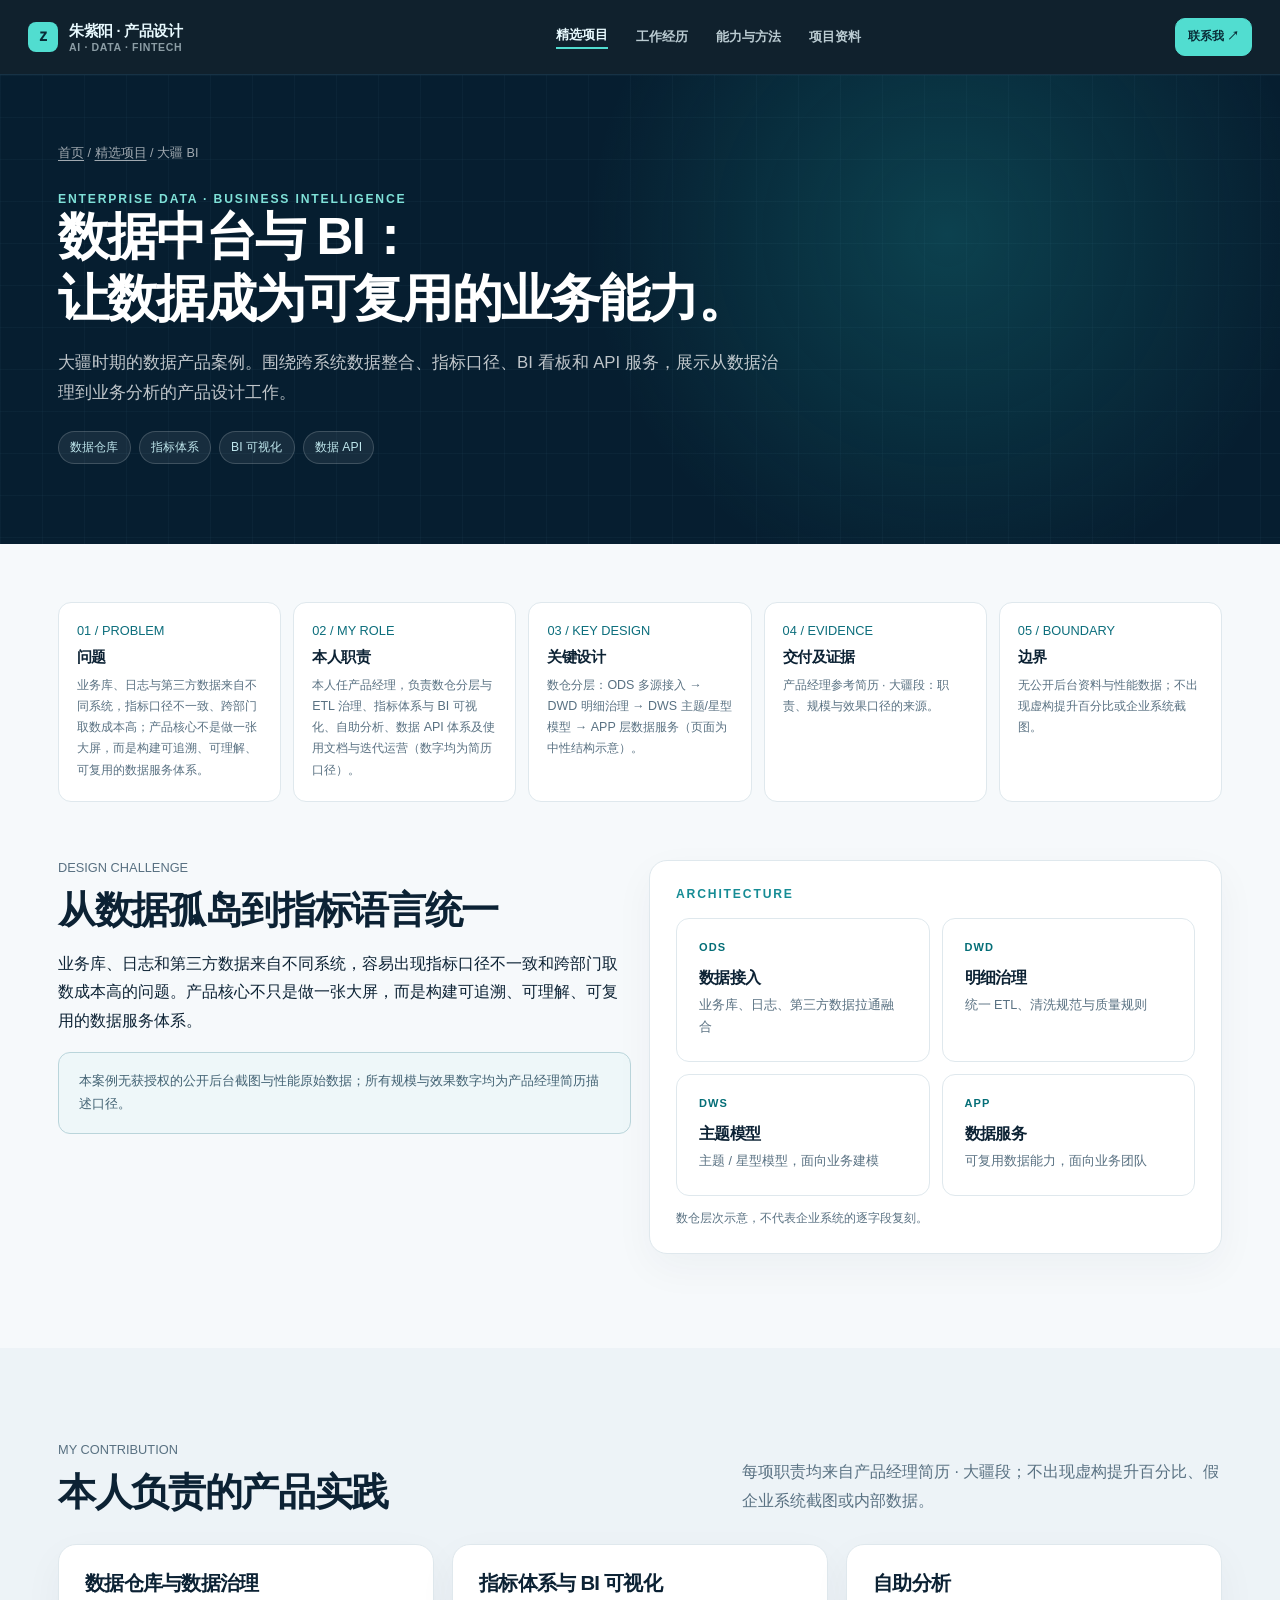
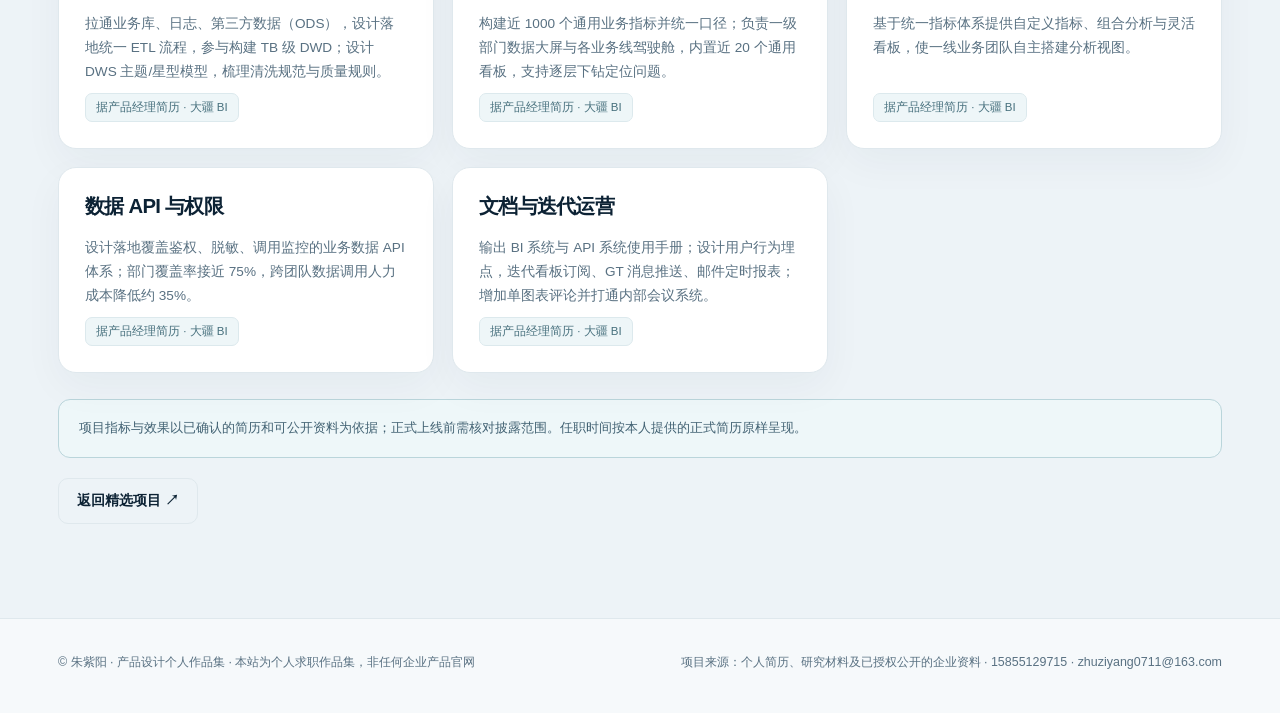
<file: projects/dji-bi/index.html>
<!DOCTYPE html><html lang="zh-CN"> <head><meta charset="utf-8"><meta name="viewport" content="width=device-width, initial-scale=1"><meta name="color-scheme" content="light"><title>大疆 BI 与数据中台｜数据产品案例 · 朱紫阳产品设计作品集</title><meta name="description" content="大疆 BI 数据产品案例：数仓分层、指标体系、BI 可视化与数据 API 的产品设计工作；数字均为简历口径，无公开后台资料，结构图为中性示意。"><link rel="canonical" href="https://jiedianyingpm-rt89s4wjukf.qoder.website/projects/dji-bi/"><meta property="og:title" content="大疆 BI 与数据中台｜数据产品案例 · 朱紫阳产品设计作品集"><meta property="og:description" content="大疆 BI 数据产品案例：数仓分层、指标体系、BI 可视化与数据 API 的产品设计工作；数字均为简历口径，无公开后台资料，结构图为中性示意。"><meta property="og:type" content="article"><meta property="og:locale" content="zh_CN"><meta property="og:site_name" content="朱紫阳 · 产品设计作品集"><meta property="og:url" content="https://jiedianyingpm-rt89s4wjukf.qoder.website/projects/dji-bi/"><meta property="og:image" content="https://jiedianyingpm-rt89s4wjukf.qoder.website/img/00_%E5%85%AD%E5%BC%A0%E6%A0%B8%E5%BF%83%E4%BA%A7%E5%93%81%E5%9B%BE%E6%80%BB%E8%A7%88.png"><meta name="twitter:card" content="summary_large_image"><link rel="icon" type="image/svg+xml" href="/favicon.svg"><meta name="generator" content="Astro v5.18.2"><link rel="stylesheet" href="/_astro/index.D1_ONCXU.css"></head> <body> <a class="skip-link" href="#main">跳到主要内容</a> <header class="site-nav"> <div class="nav-inner"> <a class="logo" href="/"> <div class="logo-mark">Z</div> <div><span>朱紫阳 · 产品设计</span><small>AI · DATA · FINTECH</small></div> </a> <nav class="nav-links" id="site-menu" aria-label="主导航"> <a class="active" href="/#projects" aria-current="page">精选项目</a><a class href="/#experience">工作经历</a><a class href="/#method">能力与方法</a><a class href="/media/">项目资料</a> </nav> <div class="nav-actions"> <a class="btn btn-primary btn-sm" href="mailto:zhuziyang0711@163.com">联系我 ↗</a> <button aria-controls="site-menu" aria-expanded="false" aria-label="展开导航" class="menu-toggle" data-menu-toggle type="button">☰</button> </div> </div> </header> <main id="main">  <section class="detail-hero"> <div class="wrapper"> <div class="breadcrumb"><a href="/">首页</a> / <a href="/#projects">精选项目</a> / 大疆 BI</div> <div class="eyebrow" style="color:#7fe1d8">ENTERPRISE DATA · BUSINESS INTELLIGENCE</div> <h1>数据中台与 BI：<br>让数据成为可复用的业务能力。</h1> <p>大疆时期的数据产品案例。围绕跨系统数据整合、指标口径、BI 看板和 API 服务，展示从数据治理到业务分析的产品设计工作。</p> <div class="chips"> <span class="chip">数据仓库</span><span class="chip">指标体系</span><span class="chip">BI 可视化</span><span class="chip">数据 API</span> </div> </div> </section> <section class="section tight"> <div class="wrapper"> <div class="evidence-grid" aria-label="案例证据总览"> <div class="evidence-cell"> <div class="kicker">01 / PROBLEM</div> <h3>问题</h3> <p>业务库、日志与第三方数据来自不同系统，指标口径不一致、跨部门取数成本高；产品核心不是做一张大屏，而是构建可追溯、可理解、可复用的数据服务体系。</p> </div><div class="evidence-cell"> <div class="kicker">02 / MY ROLE</div> <h3>本人职责</h3> <p>本人任产品经理，负责数仓分层与 ETL 治理、指标体系与 BI 可视化、自助分析、数据 API 体系及使用文档与迭代运营（数字均为简历口径）。</p> </div><div class="evidence-cell"> <div class="kicker">03 / KEY DESIGN</div> <h3>关键设计</h3> <p>数仓分层：ODS 多源接入 → DWD 明细治理 → DWS 主题/星型模型 → APP 层数据服务（页面为中性结构示意）。</p> </div><div class="evidence-cell"> <div class="kicker">04 / EVIDENCE</div> <h3>交付及证据</h3> <p>产品经理参考简历 · 大疆段：职责、规模与效果口径的来源。</p> </div><div class="evidence-cell"> <div class="kicker">05 / BOUNDARY</div> <h3>边界</h3> <p>无公开后台资料与性能数据；不出现虚构提升百分比或企业系统截图。</p> </div> </div> </div> </section> <section class="section" style="padding-top:0"> <div class="wrapper"> <div class="grid cols2"> <div> <div class="kicker">DESIGN CHALLENGE</div> <h2>从数据孤岛到指标语言统一</h2> <p>业务库、日志和第三方数据来自不同系统，容易出现指标口径不一致和跨部门取数成本高的问题。产品核心不只是做一张大屏，而是构建可追溯、可理解、可复用的数据服务体系。</p> <div class="notice" style="margin-top:16px">本案例无获授权的公开后台截图与性能原始数据；所有规模与效果数字均为产品经理简历描述口径。</div> </div> <div class="card pad"> <div class="eyebrow" style="color:#168c95">ARCHITECTURE</div> <div class="step-flow" style="grid-template-columns:repeat(2,1fr);margin-top:17px"> <div class="flow-step"><span>ODS</span><h3>数据接入</h3><p>业务库、日志、第三方数据拉通融合</p></div><div class="flow-step"><span>DWD</span><h3>明细治理</h3><p>统一 ETL、清洗规范与质量规则</p></div><div class="flow-step"><span>DWS</span><h3>主题模型</h3><p>主题 / 星型模型，面向业务建模</p></div><div class="flow-step"><span>APP</span><h3>数据服务</h3><p>可复用数据能力，面向业务团队</p></div> </div> <small class="muted" style="display:block;margin-top:14px">数仓层次示意，不代表企业系统的逐字段复刻。</small> </div> </div> </div> </section> <section class="section section-alt"> <div class="wrapper"> <div class="section-heading"> <div><div class="kicker">MY CONTRIBUTION</div><h2>本人负责的产品实践</h2></div> <p class="muted">每项职责均来自产品经理简历 · 大疆段；不出现虚构提升百分比、假企业系统截图或内部数据。</p> </div> <div class="grid cols3"> <div class="card pad contrib-card"> <h3>数据仓库与数据治理</h3> <p>拉通业务库、日志、第三方数据（ODS），设计落地统一 ETL 流程，参与构建 TB 级 DWD；设计 DWS 主题/星型模型，梳理清洗规范与质量规则。</p> <span class="tag">据产品经理简历 · 大疆 BI</span> </div><div class="card pad contrib-card"> <h3>指标体系与 BI 可视化</h3> <p>构建近 1000 个通用业务指标并统一口径；负责一级部门数据大屏与各业务线驾驶舱，内置近 20 个通用看板，支持逐层下钻定位问题。</p> <span class="tag">据产品经理简历 · 大疆 BI</span> </div><div class="card pad contrib-card"> <h3>自助分析</h3> <p>基于统一指标体系提供自定义指标、组合分析与灵活看板，使一线业务团队自主搭建分析视图。</p> <span class="tag">据产品经理简历 · 大疆 BI</span> </div><div class="card pad contrib-card"> <h3>数据 API 与权限</h3> <p>设计落地覆盖鉴权、脱敏、调用监控的业务数据 API 体系；部门覆盖率接近 75%，跨团队数据调用人力成本降低约 35%。</p> <span class="tag">据产品经理简历 · 大疆 BI</span> </div><div class="card pad contrib-card"> <h3>文档与迭代运营</h3> <p>输出 BI 系统与 API 系统使用手册；设计用户行为埋点，迭代看板订阅、GT 消息推送、邮件定时报表；增加单图表评论并打通内部会议系统。</p> <span class="tag">据产品经理简历 · 大疆 BI</span> </div> </div> <div class="notice" style="margin-top:26px">项目指标与效果以已确认的简历和可公开资料为依据；正式上线前需核对披露范围。任职时间按本人提供的正式简历原样呈现。</div> <a class="btn btn-ghost" href="/#projects" style="margin-top:20px">返回精选项目 ↗</a> </div> </section>  </main> <footer class="footer"> <div class="wrapper footer-inner"> <div>© 朱紫阳 · 产品设计个人作品集 <span class="muted">· 本站为个人求职作品集，非任何企业产品官网</span></div> <div>
项目来源：个人简历、研究材料及已授权公开的企业资料 ·
<a href="tel:15855129715">15855129715</a> · <a href="mailto:zhuziyang0711@163.com">zhuziyang0711@163.com</a>  </div> </div> </footer> <dialog class="lightbox" id="image-lightbox" aria-label="完整图像预览"> <button class="lightbox-close" aria-label="关闭图像预览" data-lightbox-close type="button">×</button> <figure class="lightbox-figure"> <img alt=""> <figcaption></figcaption> </figure> </dialog> <script type="module">const n=document.querySelector("[data-menu-toggle]"),o=document.getElementById("site-menu"),s=e=>{!n||!o||(o.classList.toggle("open",e),n.setAttribute("aria-expanded",String(e)),n.setAttribute("aria-label",e?"收起导航":"展开导航"))};n?.addEventListener("click",()=>{s(n.getAttribute("aria-expanded")!=="true")});o?.querySelectorAll("a").forEach(e=>e.addEventListener("click",()=>s(!1)));document.addEventListener("keydown",e=>{e.key==="Escape"&&o?.classList.contains("open")&&(s(!1),n?.focus())});const t=document.getElementById("image-lightbox"),c=t?.querySelector("img"),r=t?.querySelector("figcaption");document.querySelectorAll("[data-zoom-src]").forEach(e=>{e.addEventListener("click",()=>{!t||!c||(c.src=e.dataset.zoomSrc??"",c.alt=e.dataset.zoomAlt??"",r&&(r.textContent=e.dataset.zoomCaption??""),t.showModal())})});t?.querySelector("[data-lightbox-close]")?.addEventListener("click",()=>t.close());t?.addEventListener("click",e=>{e.target===t&&t.close()});t?.addEventListener("keydown",e=>{if(e.key!=="Tab")return;const a=Array.from(t.querySelectorAll('button, [href], [tabindex]:not([tabindex="-1"])')).filter(d=>!d.hasAttribute("disabled"));if(a.length===0){e.preventDefault();return}const i=a[0],l=a[a.length-1];e.shiftKey&&document.activeElement===i?(e.preventDefault(),l.focus()):!e.shiftKey&&document.activeElement===l?(e.preventDefault(),i.focus()):t.contains(document.activeElement)||(e.preventDefault(),i.focus())});</script> </body> </html>
</file>
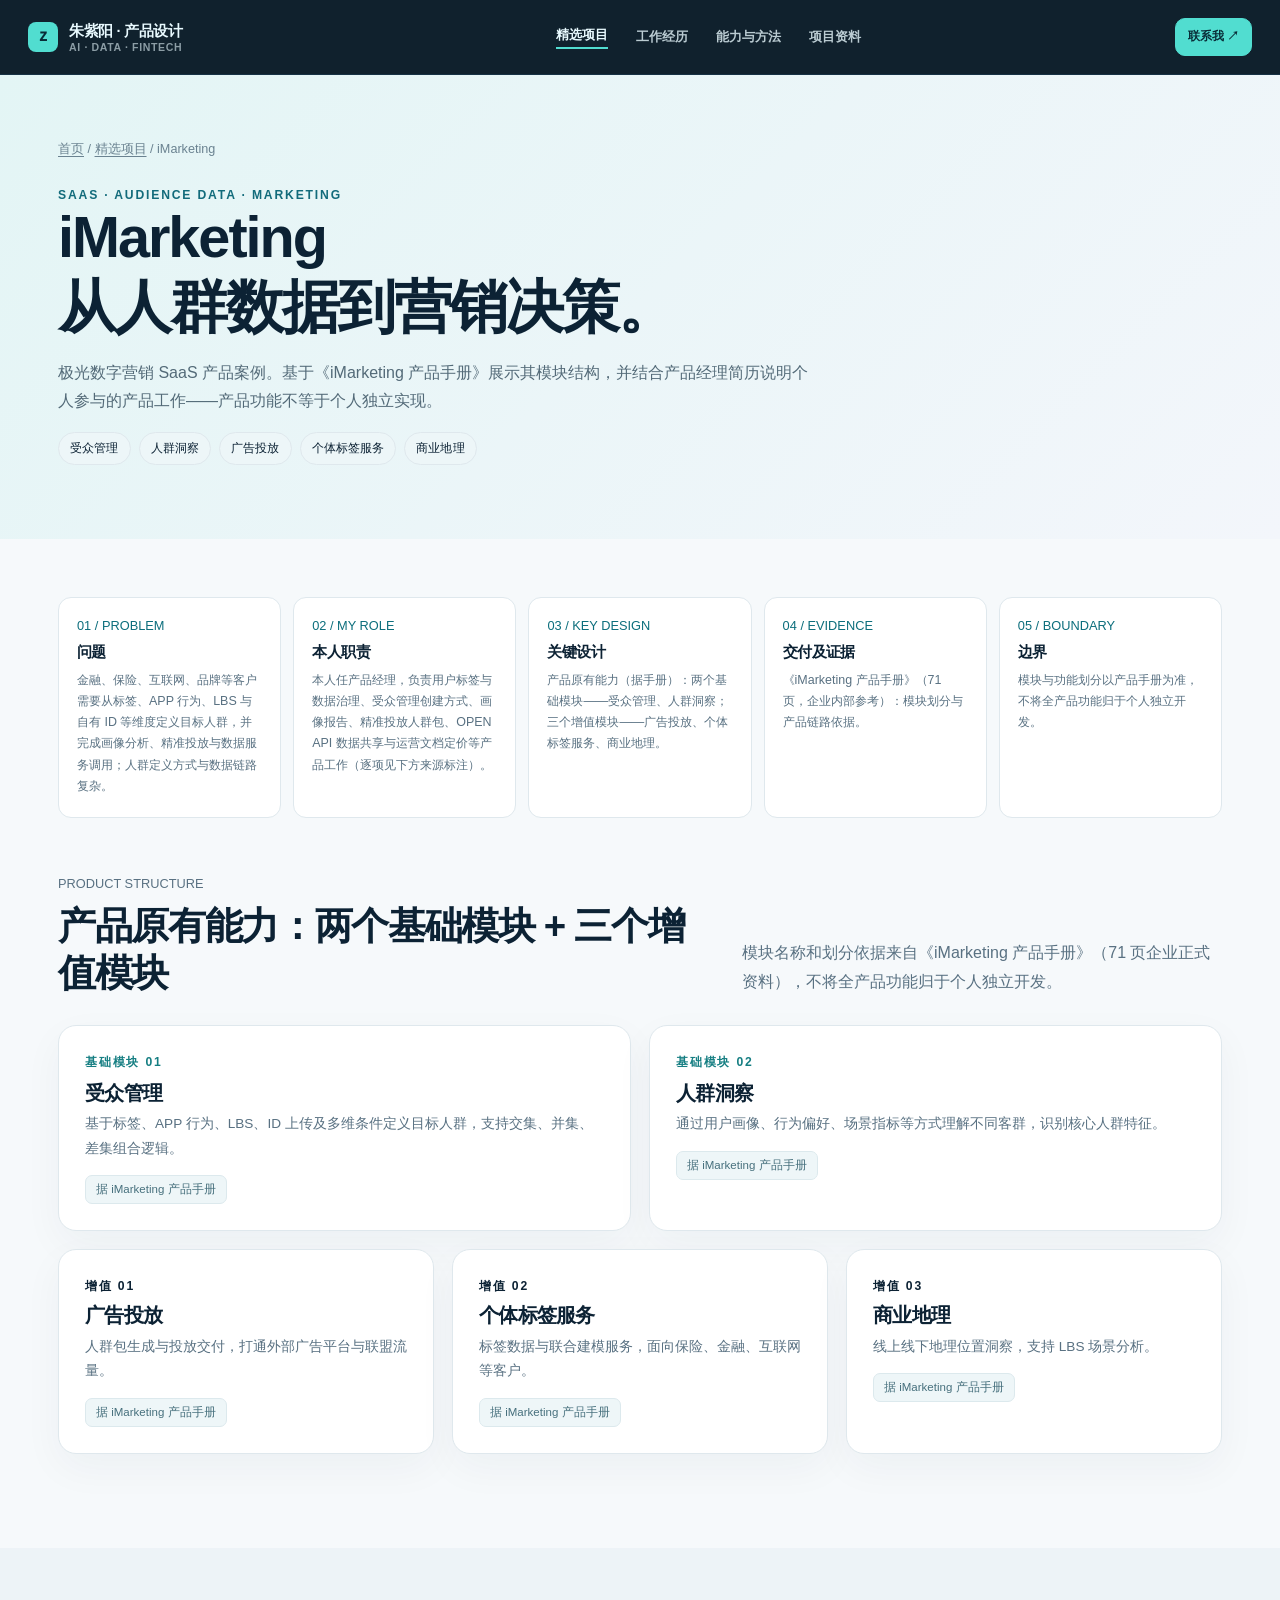
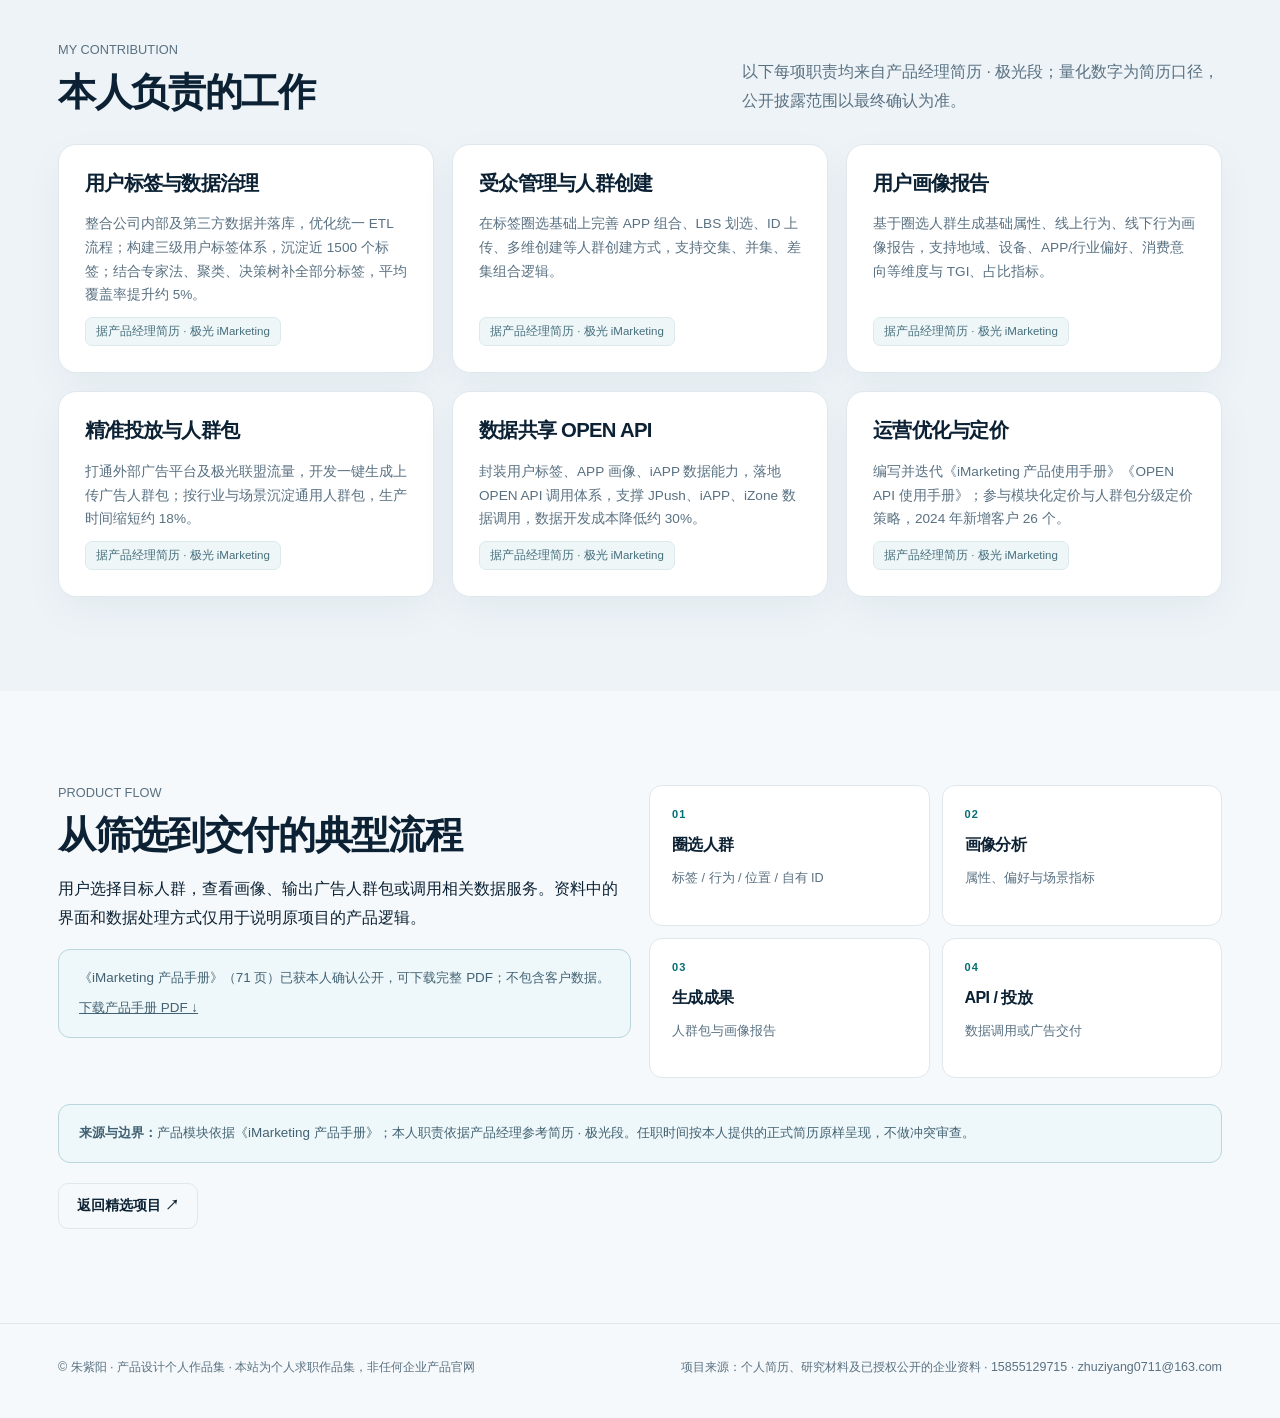
<file: projects/imarketing/index.html>
<!DOCTYPE html><html lang="zh-CN"> <head><meta charset="utf-8"><meta name="viewport" content="width=device-width, initial-scale=1"><meta name="color-scheme" content="light"><title>iMarketing｜SaaS 数据产品案例 · 朱紫阳产品设计作品集</title><meta name="description" content="iMarketing 数据营销 SaaS 案例：产品原有模块（据产品手册）与本人负责工作（据简历）分开呈现，含标签体系、人群创建、画像报告、精准投放与 OPEN API。"><link rel="canonical" href="https://jiedianyingpm-rt89s4wjukf.qoder.website/projects/imarketing/"><meta property="og:title" content="iMarketing｜SaaS 数据产品案例 · 朱紫阳产品设计作品集"><meta property="og:description" content="iMarketing 数据营销 SaaS 案例：产品原有模块（据产品手册）与本人负责工作（据简历）分开呈现，含标签体系、人群创建、画像报告、精准投放与 OPEN API。"><meta property="og:type" content="article"><meta property="og:locale" content="zh_CN"><meta property="og:site_name" content="朱紫阳 · 产品设计作品集"><meta property="og:url" content="https://jiedianyingpm-rt89s4wjukf.qoder.website/projects/imarketing/"><meta property="og:image" content="https://jiedianyingpm-rt89s4wjukf.qoder.website/img/00_%E5%85%AD%E5%BC%A0%E6%A0%B8%E5%BF%83%E4%BA%A7%E5%93%81%E5%9B%BE%E6%80%BB%E8%A7%88.png"><meta name="twitter:card" content="summary_large_image"><link rel="icon" type="image/svg+xml" href="/favicon.svg"><meta name="generator" content="Astro v5.18.2"><link rel="stylesheet" href="/_astro/index.D1_ONCXU.css"></head> <body> <a class="skip-link" href="#main">跳到主要内容</a> <header class="site-nav"> <div class="nav-inner"> <a class="logo" href="/"> <div class="logo-mark">Z</div> <div><span>朱紫阳 · 产品设计</span><small>AI · DATA · FINTECH</small></div> </a> <nav class="nav-links" id="site-menu" aria-label="主导航"> <a class="active" href="/#projects" aria-current="page">精选项目</a><a class href="/#experience">工作经历</a><a class href="/#method">能力与方法</a><a class href="/media/">项目资料</a> </nav> <div class="nav-actions"> <a class="btn btn-primary btn-sm" href="mailto:zhuziyang0711@163.com">联系我 ↗</a> <button aria-controls="site-menu" aria-expanded="false" aria-label="展开导航" class="menu-toggle" data-menu-toggle type="button">☰</button> </div> </div> </header> <main id="main">  <section class="light-hero"> <div class="wrapper"> <div class="breadcrumb"><a href="/">首页</a> / <a href="/#projects">精选项目</a> / iMarketing</div> <div class="eyebrow" style="color:#126b7b">SAAS · AUDIENCE DATA · MARKETING</div> <h1>iMarketing<br>从人群数据到营销决策。</h1> <p>极光数字营销 SaaS 产品案例。基于《iMarketing 产品手册》展示其模块结构，并结合产品经理简历说明个人参与的产品工作——产品功能不等于个人独立实现。</p> <div class="chips"> <span class="chip">受众管理</span><span class="chip">人群洞察</span><span class="chip">广告投放</span><span class="chip">个体标签服务</span><span class="chip">商业地理</span> </div> </div> </section> <section class="section tight"> <div class="wrapper"> <div class="evidence-grid" aria-label="案例证据总览"> <div class="evidence-cell"> <div class="kicker">01 / PROBLEM</div> <h3>问题</h3> <p>金融、保险、互联网、品牌等客户需要从标签、APP 行为、LBS 与自有 ID 等维度定义目标人群，并完成画像分析、精准投放与数据服务调用；人群定义方式与数据链路复杂。</p> </div><div class="evidence-cell"> <div class="kicker">02 / MY ROLE</div> <h3>本人职责</h3> <p>本人任产品经理，负责用户标签与数据治理、受众管理创建方式、画像报告、精准投放人群包、OPEN API 数据共享与运营文档定价等产品工作（逐项见下方来源标注）。</p> </div><div class="evidence-cell"> <div class="kicker">03 / KEY DESIGN</div> <h3>关键设计</h3> <p>产品原有能力（据手册）：两个基础模块——受众管理、人群洞察；三个增值模块——广告投放、个体标签服务、商业地理。</p> </div><div class="evidence-cell"> <div class="kicker">04 / EVIDENCE</div> <h3>交付及证据</h3> <p>《iMarketing 产品手册》（71 页，企业内部参考）：模块划分与产品链路依据。</p> </div><div class="evidence-cell"> <div class="kicker">05 / BOUNDARY</div> <h3>边界</h3> <p>模块与功能划分以产品手册为准，不将全产品功能归于个人独立开发。</p> </div> </div> </div> </section> <section class="section" style="padding-top:0"> <div class="wrapper"> <div class="section-heading"> <div><div class="kicker">PRODUCT STRUCTURE</div><h2>产品原有能力：两个基础模块 + 三个增值模块</h2></div> <p class="muted">模块名称和划分依据来自《iMarketing 产品手册》（71 页企业正式资料），不将全产品功能归于个人独立开发。</p> </div> <div class="grid cols2"> <div class="card pad"> <small class="eyebrow" style="color:#157e82">基础模块 01</small> <h3 style="margin-top:10px">受众管理</h3> <p style="font-size:.85rem;color:var(--fg-muted)">基于标签、APP 行为、LBS、ID 上传及多维条件定义目标人群，支持交集、并集、差集组合逻辑。</p> <span class="tag" style="margin-top:14px">据 iMarketing 产品手册</span> </div><div class="card pad"> <small class="eyebrow" style="color:#157e82">基础模块 02</small> <h3 style="margin-top:10px">人群洞察</h3> <p style="font-size:.85rem;color:var(--fg-muted)">通过用户画像、行为偏好、场景指标等方式理解不同客群，识别核心人群特征。</p> <span class="tag" style="margin-top:14px">据 iMarketing 产品手册</span> </div> </div> <div class="grid cols3" style="margin-top:18px"> <div class="card pad"> <small class="eyebrow">增值 01</small> <h3 style="margin-top:8px">广告投放</h3> <p style="font-size:.85rem;color:var(--fg-muted)">人群包生成与投放交付，打通外部广告平台与联盟流量。</p> <span class="tag" style="margin-top:14px">据 iMarketing 产品手册</span> </div><div class="card pad"> <small class="eyebrow">增值 02</small> <h3 style="margin-top:8px">个体标签服务</h3> <p style="font-size:.85rem;color:var(--fg-muted)">标签数据与联合建模服务，面向保险、金融、互联网等客户。</p> <span class="tag" style="margin-top:14px">据 iMarketing 产品手册</span> </div><div class="card pad"> <small class="eyebrow">增值 03</small> <h3 style="margin-top:8px">商业地理</h3> <p style="font-size:.85rem;color:var(--fg-muted)">线上线下地理位置洞察，支持 LBS 场景分析。</p> <span class="tag" style="margin-top:14px">据 iMarketing 产品手册</span> </div> </div> </div> </section> <section class="section section-alt"> <div class="wrapper"> <div class="section-heading"> <div><div class="kicker">MY CONTRIBUTION</div><h2>本人负责的工作</h2></div> <p class="muted">以下每项职责均来自产品经理简历 · 极光段；量化数字为简历口径，公开披露范围以最终确认为准。</p> </div> <div class="grid cols3"> <div class="card pad contrib-card"> <h3>用户标签与数据治理</h3> <p>整合公司内部及第三方数据并落库，优化统一 ETL 流程；构建三级用户标签体系，沉淀近 1500 个标签；结合专家法、聚类、决策树补全部分标签，平均覆盖率提升约 5%。</p> <span class="tag">据产品经理简历 · 极光 iMarketing</span> </div><div class="card pad contrib-card"> <h3>受众管理与人群创建</h3> <p>在标签圈选基础上完善 APP 组合、LBS 划选、ID 上传、多维创建等人群创建方式，支持交集、并集、差集组合逻辑。</p> <span class="tag">据产品经理简历 · 极光 iMarketing</span> </div><div class="card pad contrib-card"> <h3>用户画像报告</h3> <p>基于圈选人群生成基础属性、线上行为、线下行为画像报告，支持地域、设备、APP/行业偏好、消费意向等维度与 TGI、占比指标。</p> <span class="tag">据产品经理简历 · 极光 iMarketing</span> </div><div class="card pad contrib-card"> <h3>精准投放与人群包</h3> <p>打通外部广告平台及极光联盟流量，开发一键生成上传广告人群包；按行业与场景沉淀通用人群包，生产时间缩短约 18%。</p> <span class="tag">据产品经理简历 · 极光 iMarketing</span> </div><div class="card pad contrib-card"> <h3>数据共享 OPEN API</h3> <p>封装用户标签、APP 画像、iAPP 数据能力，落地 OPEN API 调用体系，支撑 JPush、iAPP、iZone 数据调用，数据开发成本降低约 30%。</p> <span class="tag">据产品经理简历 · 极光 iMarketing</span> </div><div class="card pad contrib-card"> <h3>运营优化与定价</h3> <p>编写并迭代《iMarketing 产品使用手册》《OPEN API 使用手册》；参与模块化定价与人群包分级定价策略，2024 年新增客户 26 个。</p> <span class="tag">据产品经理简历 · 极光 iMarketing</span> </div> </div> </div> </section> <section class="section"> <div class="wrapper"> <div class="grid cols2"> <div> <div class="kicker">PRODUCT FLOW</div> <h2>从筛选到交付的典型流程</h2> <p>用户选择目标人群，查看画像、输出广告人群包或调用相关数据服务。资料中的界面和数据处理方式仅用于说明原项目的产品逻辑。</p> <div class="notice">《iMarketing 产品手册》（71 页）已获本人确认公开，可下载完整 PDF；不包含客户数据。
<a class="inline-link" href="/docs/imarketing.pdf" download style="display:inline-block;margin-top:8px">下载产品手册 PDF ↓</a> </div> </div> <div class="step-flow" style="grid-template-columns:repeat(2,1fr)"> <div class="flow-step"><span>01</span><h3>圈选人群</h3><p>标签 / 行为 / 位置 / 自有 ID</p></div><div class="flow-step"><span>02</span><h3>画像分析</h3><p>属性、偏好与场景指标</p></div><div class="flow-step"><span>03</span><h3>生成成果</h3><p>人群包与画像报告</p></div><div class="flow-step"><span>04</span><h3>API / 投放</h3><p>数据调用或广告交付</p></div> </div> </div> <div class="notice" style="margin-top:26px"> <strong>来源与边界：</strong>产品模块依据《iMarketing 产品手册》；本人职责依据产品经理参考简历 · 极光段。任职时间按本人提供的正式简历原样呈现，不做冲突审查。
</div> <a class="btn btn-ghost" href="/#projects" style="margin-top:20px">返回精选项目 ↗</a> </div> </section>  </main> <footer class="footer"> <div class="wrapper footer-inner"> <div>© 朱紫阳 · 产品设计个人作品集 <span class="muted">· 本站为个人求职作品集，非任何企业产品官网</span></div> <div>
项目来源：个人简历、研究材料及已授权公开的企业资料 ·
<a href="tel:15855129715">15855129715</a> · <a href="mailto:zhuziyang0711@163.com">zhuziyang0711@163.com</a>  </div> </div> </footer> <dialog class="lightbox" id="image-lightbox" aria-label="完整图像预览"> <button class="lightbox-close" aria-label="关闭图像预览" data-lightbox-close type="button">×</button> <figure class="lightbox-figure"> <img alt=""> <figcaption></figcaption> </figure> </dialog> <script type="module">const n=document.querySelector("[data-menu-toggle]"),o=document.getElementById("site-menu"),s=e=>{!n||!o||(o.classList.toggle("open",e),n.setAttribute("aria-expanded",String(e)),n.setAttribute("aria-label",e?"收起导航":"展开导航"))};n?.addEventListener("click",()=>{s(n.getAttribute("aria-expanded")!=="true")});o?.querySelectorAll("a").forEach(e=>e.addEventListener("click",()=>s(!1)));document.addEventListener("keydown",e=>{e.key==="Escape"&&o?.classList.contains("open")&&(s(!1),n?.focus())});const t=document.getElementById("image-lightbox"),c=t?.querySelector("img"),r=t?.querySelector("figcaption");document.querySelectorAll("[data-zoom-src]").forEach(e=>{e.addEventListener("click",()=>{!t||!c||(c.src=e.dataset.zoomSrc??"",c.alt=e.dataset.zoomAlt??"",r&&(r.textContent=e.dataset.zoomCaption??""),t.showModal())})});t?.querySelector("[data-lightbox-close]")?.addEventListener("click",()=>t.close());t?.addEventListener("click",e=>{e.target===t&&t.close()});t?.addEventListener("keydown",e=>{if(e.key!=="Tab")return;const a=Array.from(t.querySelectorAll('button, [href], [tabindex]:not([tabindex="-1"])')).filter(d=>!d.hasAttribute("disabled"));if(a.length===0){e.preventDefault();return}const i=a[0],l=a[a.length-1];e.shiftKey&&document.activeElement===i?(e.preventDefault(),l.focus()):!e.shiftKey&&document.activeElement===l?(e.preventDefault(),i.focus()):t.contains(document.activeElement)||(e.preventDefault(),i.focus())});</script> </body> </html>
</file>
<file: _astro/index.D1_ONCXU.css>
:root{--site-bg: #f6f9fb;--site-fg: #0c2234;--site-accent: #51ddd0;--site-on-accent: #092c37;--site-surface: #ffffff;--site-muted: #597182;--site-border: #dfe8ed;--site-font: -apple-system, BlinkMacSystemFont, "Noto Sans CJK SC", "PingFang SC", "Microsoft YaHei", sans-serif;--site-radius: 18px;--site-space: 1;--site-type: 1;--site-motion: 1;--font: var(--site-font);--radius: var(--site-radius);--max: 1220px;--motion: calc(.17s * var(--site-motion, 1));--bg: var(--site-bg);--fg: var(--site-fg);--card: var(--site-surface);--fg-muted: var(--site-muted);--line: var(--site-border);--accent: var(--site-accent);--accent-text: var(--site-on-accent);--alt: #edf3f7;--line-strong: #9ac1ca;--soft: #edf6f8;--shadow: 0 14px 40px rgba(13, 37, 60, .045);--hero-bg: #061e30;--nav-bg: rgba(7, 24, 37, .96);--nav-line: #173245;--nav-fg: #e9faff}*{box-sizing:border-box}html{scroll-behavior:smooth;scroll-padding-top:90px}body{margin:0;font-family:var(--font);background:var(--bg);color:var(--fg);-webkit-font-smoothing:antialiased}a{text-decoration:none;color:inherit}button{font:inherit;cursor:pointer}img{max-width:100%}p{line-height:1.8}h1,h2,h3,h4{line-height:1.22;letter-spacing:-.035em}h1{font-size:calc(clamp(2.75rem,4.5vw,4.9rem) * var(--site-type, 1));margin:0;font-weight:750}h2{font-size:calc(clamp(1.7rem,3vw,2.6rem) * var(--site-type, 1));margin:0}h3{font-size:1.27rem;margin:0}small{font-size:.78rem}:focus-visible{outline:2px solid #0e8a96;outline-offset:2px;border-radius:4px}.hero :focus-visible,.detail-hero :focus-visible,.site-nav :focus-visible{outline-color:var(--accent)}.skip-link{position:absolute;left:12px;top:-60px;z-index:200;background:var(--accent);color:var(--accent-text);padding:10px 16px;border-radius:8px;font-weight:700;font-size:.85rem;transition:top var(--motion)}.skip-link:focus-visible{top:10px}.sr-only{position:absolute;width:1px;height:1px;padding:0;margin:-1px;overflow:hidden;clip:rect(0 0 0 0);white-space:nowrap;border:0}.wrapper{max-width:var(--max);margin:auto;padding:0 calc(28px * var(--site-space, 1))}.eyebrow{font-size:.76rem;font-weight:800;letter-spacing:.15em;text-transform:uppercase}.muted{color:var(--fg-muted)}.section{padding:calc(94px * var(--site-space, 1)) 0}.section.tight{padding:calc(58px * var(--site-space, 1)) 0}.section-alt{background:var(--alt)}.section-heading{display:flex;align-items:flex-end;justify-content:space-between;gap:24px;margin-bottom:28px}.section-heading p{max-width:480px;margin:0}.stack{display:flex;flex-direction:column;gap:14px}.grid{display:grid;gap:calc(18px * var(--site-space, 1))}.cols2{grid-template-columns:repeat(2,minmax(0,1fr))}.cols3{grid-template-columns:repeat(3,minmax(0,1fr))}.chips{display:flex;gap:8px;flex-wrap:wrap}.chip{font-size:.76rem;letter-spacing:.01em;padding:7px 11px;border-radius:999px;border:1px solid var(--line);background:var(--soft);color:var(--fg)}.btn{display:inline-flex;align-items:center;justify-content:center;gap:9px;font-weight:700;font-size:.85rem;padding:13px 18px;border-radius:10px;border:1px solid var(--line);background:transparent;color:var(--fg);transition:transform var(--motion),background var(--motion);white-space:nowrap}.btn:hover{transform:translateY(-2px)}.btn-primary{background:var(--accent);color:var(--accent-text);border-color:var(--accent)}.btn-ghost{background:transparent;color:var(--fg)}.btn-sm{font-size:.74rem;padding:10px 12px}.arrow{font-size:1.13em}.card{border:1px solid var(--line);border-radius:var(--radius);background:var(--card);overflow:hidden;box-shadow:var(--shadow)}.card.pad{padding:calc(26px * var(--site-space, 1))}.card:hover{border-color:var(--line-strong)}.card p{margin:.5em 0 0}.kicker{color:var(--fg-muted);font-size:.8rem;margin:0 0 12px}.tag{font-size:.72rem;border-radius:7px;background:#eef6f8;border:1px solid #dce9ed;padding:6px 10px;color:#47707d;display:inline-block}.site-nav{position:sticky;top:0;z-index:30;height:75px;display:flex;align-items:center;background:var(--nav-bg);border-bottom:1px solid var(--nav-line);color:var(--nav-fg);backdrop-filter:blur(18px)}.nav-inner{width:100%;max-width:1320px;margin:auto;padding:0 28px;display:flex;align-items:center;justify-content:space-between;gap:20px}.logo{display:flex;align-items:center;gap:11px;min-width:215px}.logo-mark{width:30px;height:30px;display:inline-grid;place-items:center;border-radius:8px;background:var(--accent);color:var(--accent-text);font-size:.75rem;font-weight:950;letter-spacing:-.04em}.logo span{font-weight:800;font-size:.91rem;letter-spacing:-.025em}.logo small{display:block;opacity:.57;font-size:.66rem;font-weight:600;letter-spacing:.06em}.nav-links{display:flex;align-items:center;gap:28px;font-size:.82rem;font-weight:600}.nav-links a{opacity:.78}.nav-links a:hover,.nav-links a.active{opacity:1}.nav-links a.active{border-bottom:2px solid var(--accent);padding-bottom:3px}.nav-actions{display:flex;align-items:center;gap:8px}.menu-toggle{display:none;border:1px solid var(--nav-line);padding:9px;border-radius:9px;background:transparent;color:inherit;font-size:1.08rem;line-height:1}.contact-unapproved{display:inline-flex;align-items:center;gap:7px;font-size:.74rem;font-weight:600;padding:8px 12px;border-radius:999px;border:1px dashed var(--line-strong);color:var(--fg-muted);background:var(--soft);white-space:nowrap}.site-nav .contact-unapproved{border-color:#2c4a5e;color:#9dc0ca;background:#ffffff0d}.contact-unapproved:before{content:"";width:6px;height:6px;border-radius:50%;background:#d8a13a;flex:none}.hero,.detail-hero{background:var(--hero-bg);color:#fff;position:relative;overflow:hidden}.hero:before,.detail-hero:before{content:"";position:absolute;inset:0;pointer-events:none;background:radial-gradient(circle at 74% 34%,rgba(30,177,176,.24),transparent 36%),linear-gradient(rgba(90,150,178,.055) 1px,transparent 1px),linear-gradient(90deg,rgba(90,150,178,.055) 1px,transparent 1px);background-size:auto,42px 42px,42px 42px}.hero-inner{position:relative;display:grid;grid-template-columns:1.08fr .92fr;gap:50px;align-items:center;min-height:625px;padding-top:70px;padding-bottom:76px}.hero h1{max-width:650px}.hero h1 .hl{color:#6ee3d6}.hero .lead{font-size:calc(1.07rem * var(--site-type, 1));opacity:.78;max-width:550px;margin:27px 0 29px}.hero-actions{display:flex;flex-wrap:wrap;gap:12px}.hero .eyebrow{color:var(--accent)}.hero .btn-ghost{border-color:#396176;color:#eafcff}.hero-foot{display:flex;gap:25px;margin-top:50px;flex-wrap:wrap;color:#ffffffb8;font-size:.78rem}.hero-foot span:before{content:"";display:inline-block;width:5px;height:5px;vertical-align:middle;margin-right:9px;border-radius:50%;background:var(--accent)}.role-line{display:flex;flex-wrap:wrap;gap:8px;margin-top:22px}.role-line .chip{background:#ffffff12;color:#bfe7ed;border-color:#ffffff2b}.mock-browser{background:#fff;color:#183447;border:1px solid #b2cfd7;border-radius:18px;box-shadow:0 35px 100px #00000052;transform:rotate(-1.4deg);overflow:hidden}.browser-top{height:36px;background:#e7eff2;border-bottom:1px solid #cadbe0;display:flex;align-items:center;padding:0 14px;gap:5px;font-size:.58rem}.browser-top i{width:7px;height:7px;border-radius:50%;background:#9cb6bf}.browser-top em{font-style:normal;margin-left:14px;color:#79919a}.mock-layout{display:grid;grid-template-columns:105px 1fr;min-height:302px}.mock-side{background:#092c41;color:#9dc0ca;padding:15px 10px;display:flex;flex-direction:column;gap:14px;font-size:.7rem}.mock-side strong{color:#78ecd9}.mock-body{padding:17px 16px}.mock-caption{display:flex;justify-content:space-between;gap:10px;align-items:center;font-size:.68rem}.mock-caption strong{font-size:.85rem}.mock-tag{font-size:.59rem;background:#e1f7f3;color:#08676b;border-radius:99px;padding:4px 8px}.mock-workflow{margin-top:20px;display:grid;grid-template-columns:repeat(3,minmax(0,1fr));gap:10px;align-items:center}.mock-agent{border:1px solid #d7e5e8;border-radius:9px;min-height:85px;padding:12px 8px;background:linear-gradient(180deg,#fafdfe,#f3fafb);font-size:.64rem;text-align:center}.mock-agent b{display:block;color:#0a5e74;margin-bottom:6px;font-size:.73rem}.mock-agent small{display:block;line-height:1.6;color:#5c7c88}.mock-progress{margin-top:20px;border-radius:9px;background:#eaf3f6;padding:13px;font-size:.64rem;color:#466a75;display:flex;justify-content:space-between}.mock-progress b{color:#137880}.mock-bars{margin-top:12px;display:flex;gap:6px}.mock-bars i{height:8px;border-radius:99px}.mock-bars i:nth-child(1){width:48%;background:#2ec6b6}.mock-bars i:nth-child(2){width:28%;background:#a1d8dd}.mock-bars i:nth-child(3){flex:1;background:#e0edf1}.proof-band{display:grid;grid-template-columns:repeat(3,1fr);gap:1px;background:#213f4f;border:1px solid #213f4f;border-radius:17px;overflow:hidden}.proof-band>div{background:#fdfefe;padding:calc(26px * var(--site-space, 1))}.proof-band strong{display:block;font-size:1.25rem;margin:5px 0}.proof-band small{color:var(--fg-muted);line-height:1.7;display:block}.proof-band .proof-src{margin-top:10px;font-size:.7rem;color:#087b8d;font-weight:700;letter-spacing:.02em}.project-grid .card{transition:transform var(--motion),border-color var(--motion);display:flex;flex-direction:column}.project-grid .card:hover{transform:translateY(-4px)}.card-cover{height:160px;position:relative;display:flex;align-items:center;justify-content:center;overflow:hidden}.cover-ai{background:radial-gradient(circle at 60% 60%,#164c65,#052337 68%)}.cover-im{background:linear-gradient(130deg,#d7f6f3,#b2cdf2)}.cover-dji{background:linear-gradient(130deg,#0d263b,#254d67)}.cover-icon{font-size:3.4rem;color:#91ebdd;font-weight:900}.cover-mini-ui{width:70%;height:90px;border-radius:10px;border:1px solid #93c2cc;background:#ffffffe0;padding:12px;display:grid;grid-template-columns:repeat(4,1fr);align-items:end;gap:8px}.cover-mini-ui span{background:#169baf;border-radius:4px 4px 0 0}.card-content{padding:calc(25px * var(--site-space, 1));display:flex;flex-direction:column;flex:1}.card-content .eyebrow{color:#087b8d}.card-content h3{margin-top:8px}.card-content .meta{font-size:.79rem;color:var(--fg-muted);line-height:1.7;margin-top:12px}.card-content .inline-link{display:inline-block;margin-top:auto;padding-top:20px;font-size:.83rem;font-weight:800;color:#086f7b}.card-evidence{margin-top:14px;display:grid;gap:9px;font-size:.78rem;line-height:1.65}.card-evidence div{display:grid;grid-template-columns:52px 1fr;gap:8px}.card-evidence dt{font-weight:800;color:#0c6e7c}.card-evidence dd{margin:0;color:var(--fg-muted)}.step-flow{display:grid;grid-template-columns:repeat(4,1fr);gap:12px}.flow-step{padding:calc(22px * var(--site-space, 1));background:var(--card);border-radius:13px;border:1px solid var(--line);position:relative}.flow-step>span{display:block;font-size:.69rem;letter-spacing:.1em;color:#046e77;font-weight:800;margin-bottom:15px}.flow-step h3{font-size:1rem}.flow-step p{font-size:.79rem;color:var(--fg-muted)}.timeline{display:grid;grid-template-columns:170px 1fr;gap:12px 24px;padding:24px 0;border-bottom:1px solid var(--line)}.timeline>span{font-size:.78rem;color:var(--fg-muted);font-weight:700;letter-spacing:.07em}.timeline .period{display:block;margin-top:6px;font-weight:600;letter-spacing:.02em;color:#0c6e7c}.timeline p{margin:7px 0 0;color:var(--fg-muted);font-size:.91rem}.timeline .case-link{display:inline-block;margin-top:10px;font-size:.8rem;font-weight:800;color:#086f7b}.timeline .org-detail{display:block;font-size:.72rem;color:var(--fg-muted);margin-top:4px;letter-spacing:.02em;font-weight:500}.media-split{display:grid;grid-template-columns:1.35fr .65fr;gap:24px}.media-image{background:#dbeaf2;padding:14px;border-radius:17px;overflow:hidden;border:1px solid var(--line)}.media-image small{color:#506b7c;display:block;margin:9px 3px 1px}.media-info{display:flex;flex-direction:column;gap:15px}.media-info .card{padding:calc(24px * var(--site-space, 1))}.media-info .card p{font-size:.85rem;color:var(--fg-muted)}.image-zoom-trigger{display:block;width:100%;padding:0;border:0;background:transparent;cursor:zoom-in;border-radius:7px}.image-zoom-trigger img{width:100%;height:auto;display:block;border-radius:7px;object-fit:contain}.reference-image{border-radius:12px;border:1px solid #c3dae2;background:#eff6fa;padding:12px}.reference-image small{display:block;color:#6b8492;margin:12px 4px 3px}.status-badge{display:inline-flex;align-items:center;gap:7px;font-size:.72rem;font-weight:800;padding:6px 11px;border-radius:999px;letter-spacing:.02em}.status-badge:before{content:"";width:7px;height:7px;border-radius:50%;flex:none}.status-badge.approved{background:#e2f6ef;color:#0c6b4f;border:1px solid #b7e4d2}.status-badge.approved:before{background:#189a6c}.status-badge.pending{background:#fdf3e0;color:#8a6413;border:1px solid #ecd9ab}.status-badge.pending:before{background:#d8a13a}.detail-hero{padding:70px 0 80px}.detail-hero .wrapper{position:relative}.detail-hero h1{max-width:950px;font-size:calc(clamp(2.4rem,4vw,4.4rem) * var(--site-type, 1))}.detail-hero p{max-width:730px;font-size:1.05rem;color:#ffffffbf}.breadcrumb{font-size:.79rem;color:#ffffff9e;margin-bottom:30px}.breadcrumb a{text-decoration:underline;text-underline-offset:3px}.detail-hero .chips{margin-top:23px}.detail-hero .chip{background:#ffffff12;color:#bfe7ed;border-color:#ffffff2b}.light-hero{background:linear-gradient(135deg,#e3f5f5,#f3f6fb);padding:66px 0 74px}.light-hero p{max-width:760px;color:#536a78}.light-hero .breadcrumb{color:#6a8290}.detail-layout{display:grid;grid-template-columns:minmax(0,1fr) 310px;gap:36px}.sidebar-sticky{position:sticky;top:100px}.note-list{margin:0;padding-left:20px}.note-list li{margin-bottom:10px;line-height:1.8}.feature-list{list-style:none;margin:0;padding:0;display:grid;gap:13px}.feature-list li{display:flex;gap:13px;line-height:1.7}.feature-list li:before{content:"↗";font-size:1rem;font-weight:900;color:#04a99d}.notice{border:1px solid #bad5db;background:#eef7f9;color:#426273;border-radius:12px;padding:17px 20px;font-size:.84rem;line-height:1.7}.notice.warn{background:#fff9ef;border-color:#e8d9ae;color:#756037}.notice a{text-decoration:underline}.note-table{width:100%;border-collapse:collapse;font-size:.86rem}.note-table td,.note-table th{text-align:left;padding:15px 14px;border-bottom:1px solid var(--line);vertical-align:top}.note-table td:nth-child(1){font-weight:700}.evidence-grid{display:grid;grid-template-columns:repeat(5,minmax(0,1fr));gap:12px}.evidence-cell{background:var(--card);border:1px solid var(--line);border-radius:13px;padding:20px 18px}.evidence-cell .kicker{color:#0c6e7c;margin-bottom:10px}.evidence-cell h3{font-size:.95rem;margin-bottom:8px}.evidence-cell p{font-size:.78rem;color:var(--fg-muted);line-height:1.7;margin:0}.contrib-card{display:flex;flex-direction:column;gap:10px}.contrib-card p{font-size:.85rem;color:var(--fg-muted);line-height:1.75}.contrib-card .tag{margin-top:auto;align-self:flex-start}.media-status-card{display:flex;flex-direction:column;gap:12px}.media-status-card .card-head{display:flex;align-items:flex-start;justify-content:space-between;gap:12px}.media-status-card h3{font-size:1.1rem}.media-status-card p{font-size:.85rem;color:var(--fg-muted);line-height:1.75}.media-status-card .source{font-size:.72rem;color:#6b8492}.media-status-card .inline-link{margin-top:auto;padding-top:8px;font-size:.8rem;font-weight:800;color:#086f7b}.media-kind{width:44px;height:44px;border-radius:11px;display:grid;place-items:center;background:var(--soft);border:1px solid var(--line);color:#0c6e7c;flex:none}.media-kind svg{width:22px;height:22px}.contact-band{display:flex;align-items:center;justify-content:space-between;gap:22px;flex-wrap:wrap}.contact-band h2{font-size:1.8rem;margin-top:7px}.contact-band .eyebrow{color:#187b7d}.contact-intro{flex:1 1 320px;min-width:0}.contact-list{list-style:none;margin:16px 0 0;padding:0;display:grid;gap:9px}.contact-list li{display:flex;align-items:baseline;gap:10px;flex-wrap:wrap;font-size:1.02rem}.contact-label{color:var(--muted, #5b7280);font-size:.82rem;letter-spacing:.04em;flex:none;min-width:74px}.contact-list a{color:#0c6e7c;font-weight:600;text-decoration:none;border-bottom:1px solid rgba(12,110,124,.3)}.contact-list a:hover{border-bottom-color:#0c6e7c}.contact-actions{display:flex;flex-direction:column;gap:12px;flex:none}@media(max-width:640px){.contact-actions{flex-direction:row;flex-wrap:wrap;width:100%}}dialog.lightbox{border:0;padding:0;margin:0;background:transparent;position:fixed;inset:0;width:100%;height:100%;max-width:none;max-height:none}dialog.lightbox::backdrop{background:#040f18ed}dialog.lightbox[open]{display:flex;align-items:center;justify-content:center}.lightbox-figure{margin:0;max-width:92vw;text-align:center}.lightbox-figure img{width:auto;height:auto;max-width:92vw;max-height:82vh;object-fit:contain;box-shadow:0 20px 50px #0006}.lightbox-figure figcaption{color:#b8d4dd;font-size:.8rem;margin-top:14px;line-height:1.6}.lightbox-close{position:absolute;right:25px;top:20px;z-index:2;background:#ffffff2e;border:1px solid rgba(255,255,255,.35);color:#fff;border-radius:50%;width:42px;height:42px;font-size:1.2rem;line-height:1}.lightbox-close:hover{background:#ffffff4d}.footer{border-top:1px solid var(--line);padding:35px 0 42px;color:var(--fg-muted);font-size:.78rem}.footer-inner{display:flex;justify-content:space-between;gap:18px;flex-wrap:wrap;align-items:center}.error-hero{padding:110px 0;text-align:center}.error-hero .code{font-size:5rem;font-weight:900;color:#0c6e7c;letter-spacing:-.02em}.error-hero p{color:var(--fg-muted);max-width:520px;margin:18px auto 30px}@media(max-width:1080px){.nav-links{gap:14px}.hero-inner{gap:25px}.wrapper{padding-left:22px;padding-right:22px}.detail-layout{grid-template-columns:1fr}.sidebar-sticky{position:static}.evidence-grid{grid-template-columns:repeat(3,minmax(0,1fr))}}@media(max-width:820px){.menu-toggle{display:block}.nav-links{display:none;position:absolute;top:74px;left:0;right:0;padding:20px 25px;box-shadow:0 18px 35px #0000001f;background:var(--card);color:var(--fg);border-bottom:1px solid var(--line);flex-direction:column;align-items:stretch;gap:18px}.nav-links.open{display:flex}.nav-links a.active{border-bottom:0;color:#0c6e7c}.site-nav{height:74px}.logo{min-width:0}.hero-inner{grid-template-columns:1fr;min-height:0;padding-top:65px;padding-bottom:65px}.hero h1{font-size:calc(clamp(2.5rem,7vw,4.2rem) * var(--site-type, 1))}.mock-browser{max-width:610px;transform:none}.cols3{grid-template-columns:repeat(2,minmax(0,1fr))}.media-split{grid-template-columns:1fr}.section{padding:calc(64px * var(--site-space, 1)) 0}.step-flow,.evidence-grid{grid-template-columns:repeat(2,minmax(0,1fr))}.site-nav .contact-unapproved{display:none}}@media(max-width:520px){.wrapper,.nav-inner{padding-left:19px;padding-right:19px}.site-nav{height:68px}.nav-links{top:67px}.logo span{font-size:.81rem}.logo small{font-size:.55rem}.logo-mark{width:28px;height:28px}.hero-inner{padding-top:44px;padding-bottom:47px}.hero h1{font-size:calc(2.65rem * var(--site-type, 1));line-height:1.13}.hero .lead{font-size:.93rem;margin:20px 0 24px}.hero-foot{gap:9px 16px;margin-top:30px;font-size:.7rem}.mock-layout{grid-template-columns:64px 1fr;min-height:247px}.mock-side{padding:12px 4px;font-size:.53rem;gap:13px}.mock-body{padding:12px 9px}.mock-workflow{gap:4px;margin-top:14px}.mock-agent{padding:10px 3px;font-size:.58rem;min-height:80px}.mock-agent b{font-size:.62rem}.mock-agent small{font-size:.56rem}.mock-progress{font-size:.56rem;padding:10px 7px}.browser-top{height:29px}.section{padding:calc(53px * var(--site-space, 1)) 0}.section-heading{flex-direction:column;align-items:flex-start;gap:7px}.section-heading p{font-size:.84rem}.cols2,.cols3,.proof-band{grid-template-columns:1fr}.proof-band>div{padding:19px}.timeline{grid-template-columns:1fr;gap:5px}.card-content{padding:21px}.media-image{padding:8px}.media-info .card{padding:20px}.detail-hero{padding:44px 0 52px}.detail-hero h1{font-size:calc(2.5rem * var(--site-type, 1))}.detail-hero p{font-size:.94rem}.breadcrumb{margin-bottom:20px}.light-hero{padding:42px 0}.step-flow,.evidence-grid{grid-template-columns:1fr}.footer-inner{flex-direction:column;gap:10px;align-items:flex-start}.contact-band h2{font-size:1.45rem}}@media(prefers-reduced-motion:reduce){*,*:before,*:after{scroll-behavior:auto!important;transition:none!important;animation:none!important}}
</file>
